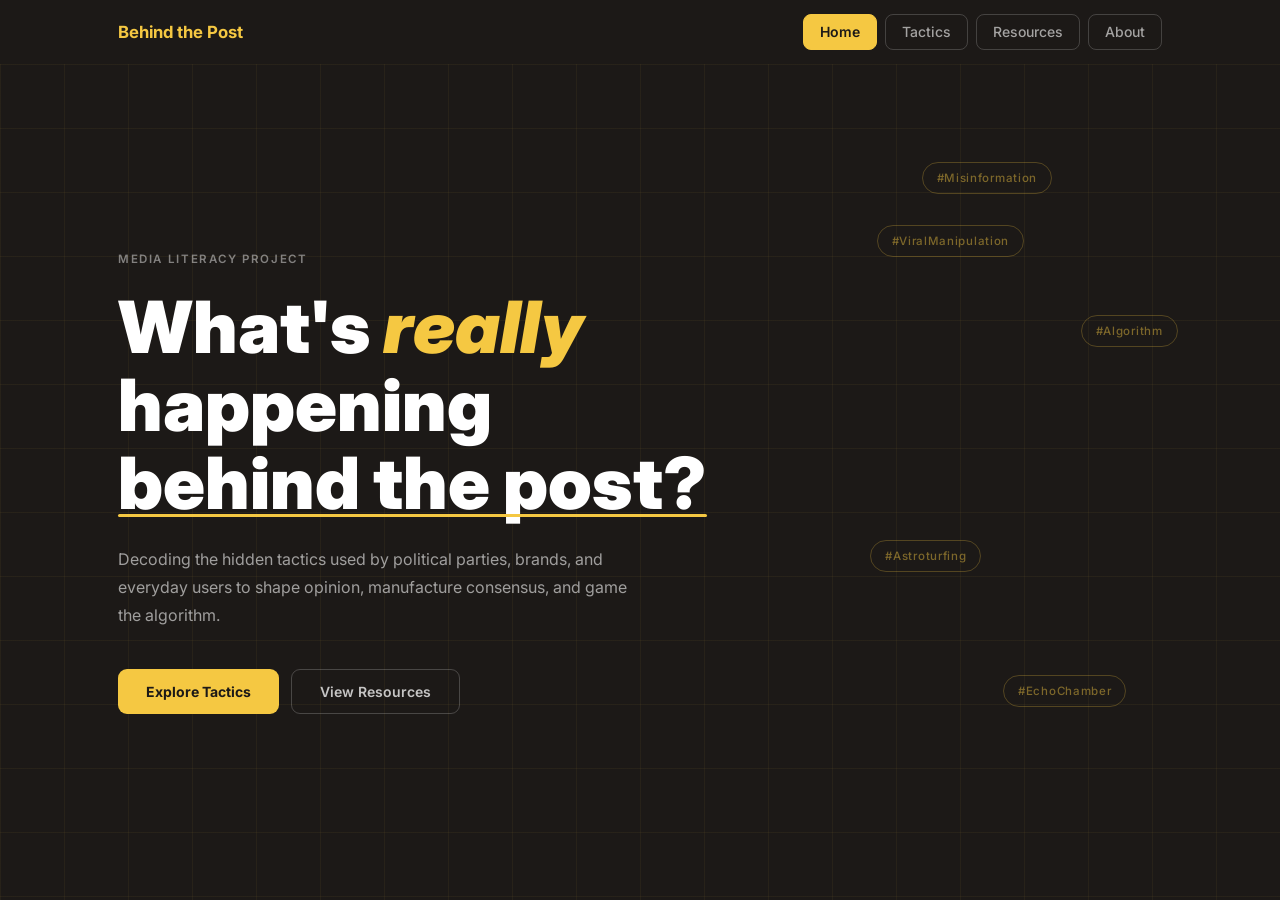
<file: Behind the Post Website/index.html>
<!DOCTYPE html>
<html lang="en">
<head>
  <meta charset="UTF-8" />
  <meta name="viewport" content="width=device-width, initial-scale=1.0" />
  <title>Behind the Post</title>
  <link rel="stylesheet" href="styles.css" />
  <link href="https://fonts.googleapis.com/css2?family=Playfair+Display:ital,wght@0,400;0,700;0,900;1,400&family=DM+Sans:wght@300;400;500&display=swap" rel="stylesheet" />
</head>
<body>

  <!-- NAV -->
  <nav class="nav" id="navbar">
    <div class="nav-inner">
      <a class="nav-logo" href="#" onclick="showPage('home', event)">
    </span> Behind the Post
      </a>
      <ul class="nav-links">
        <li><a href="javascript:void(0)" class="nav-link active" data-page="home" onclick="showPage('home')">Home</a></li>
        <li><a href="javascript:void(0)" class="nav-link" data-page="tactics" onclick="showPage('tactics')">Tactics</a></li>
        <li><a href="javascript:void(0)" class="nav-link" data-page="resources" onclick="showPage('resources')">Resources</a></li>
        <li><a href="javascript:void(0)" class="nav-link" data-page="about" onclick="showPage('about')">About</a></li>
      </ul>
      <button class="hamburger" id="hamburger" onclick="toggleMenu()">
        <span></span><span></span><span></span>
      </button>
    </div>
    <ul class="mobile-menu" id="mobileMenu">
      <li><a href="#" onclick="showPage('home', event); closeMenu()">Home</a></li>
      <li><a href="#" onclick="showPage('tactics', event); closeMenu()">Tactics</a></li>
      <li><a href="#" onclick="showPage('resources', event); closeMenu()">Resources</a></li>
    </ul>
  </nav>

  <!-- HOME PAGE -->
  <main id="page-home" class="page active">

    <section class="hero">
      <div class="hero-bg">
        <div class="grid-lines"></div>
        <div class="floating-tag tag1">#Misinformation</div>
        <div class="floating-tag tag2">#Algorithm</div>
        <div class="floating-tag tag3">#Astroturfing</div>
        <div class="floating-tag tag4">#EchoChamber</div>
        <div class="floating-tag tag5">#ViralManipulation</div>
      </div>
      <div class="hero-content">
        <div class="eyebrow">Media Literacy Project</div>
        <h1 class="hero-title">
          What's <em>really</em><br />happening
          <span class="underline-accent">behind the post?</span>
        </h1>
        <p class="hero-sub">
          Decoding the hidden tactics used by political parties, brands, and everyday
          users to shape opinion, manufacture consensus, and game the algorithm.
        </p>
        <div class="hero-cta">
          <button class="btn-primary" onclick="showPage('tactics')">Explore Tactics</button>
          <button class="btn-ghost" onclick="showPage('resources')">View Resources</button>
        </div>
      </div>
    </section>

  </main>

  <!-- RESOURCES PAGE -->
  <div id="page-resources" class="page">

    <section class="res-hero">
      <div class="container">
        <div class="eyebrow" style="color:rgba(255,255,255,0.45);">Reading List</div>
        <h1 class="res-hero-title">Toolkit &amp; Further Reading</h1>
        <p class="res-hero-sub">
          Books, papers, essays, tools and podcasts on memes, AI imagery, memetic warfare, and the politics of viral media.
        </p>
        <div class="res-filters">
          <button class="res-filter-btn active" onclick="filterResources('all', this)">All</button>
          <button class="res-filter-btn" onclick="filterResources('memes', this)">Memes &amp; Culture</button>
          <button class="res-filter-btn" onclick="filterResources('ai', this)">AI &amp; Imagery</button>
          <button class="res-filter-btn" onclick="filterResources('warfare', this)">Memetic Warfare</button>
          <button class="res-filter-btn" onclick="filterResources('modern-politics', this)">Modern Politics</button>
          <button class="res-filter-btn" onclick="filterResources('tools', this)">Tools</button>
          <button class="res-filter-btn" onclick="filterResources('podcasts', this)">Podcasts</button>
        </div>
      </div>
    </section>

    <section class="res-list-section">
      <div class="container">
        <div class="res-grid" id="resGrid">

          <!-- 1 -->
          <article class="res-card" data-res-category="warfare">
            <div class="res-card-inner">
              <div class="res-meta">
                <span class="res-tag tag-warfare">Memetic Warfare</span>
              </div>
              <h2 class="res-title">The Meme-ification of Warfare </h2>
              <p class="res-author">Samantha Peacock</p>
              <p class="res-desc">Key Quote "Memes function like modern-day propaganda posters they carry strategic, targeted messages intended to manipulate or mislead users. Though often dismissed as harmless jokes, memes frequently contain coded messages and strategic framing beneath the humor. Repeated exposure to such propagandistic memes can distort reality, normalize aggression, and reinforce power imbalances. As a result, previously unacceptable ideas begin to feel commonplace, which reduces critical scrutiny of their meaning and impact."</p>
              <div class="res-footer">
                <span class="res-type">Academic Paper</span>
                <a class="res-link" href="https://moritzlaw.osu.edu/sites/default/files/2026-04/Sam%20Peacock%20Blog.pdf" target="_blank" rel="noopener">Read it →</a>
              </div>
            </div>
          </article>

          <!-- 2 -->
          <article class="res-card" data-res-category="memes">
            <div class="res-card-inner">
              <div class="res-meta">
                <span class="res-tag tag-memes">Memes &amp; Culture</span>
              </div>
              <h2 class="res-title">The Function of Memes in Political Discourse</h2>
              <p class="res-author">Glenn Anderau and Daniel Barbarrusa</p>
              <p class="res-desc">The use of memes has become increasingly widespread in political discourse. However, there is a dearth of philosophical
discussion on memes and their impact on political discourse. This paper addresses this gap in the literature and bridges the
divide between the empirical and philosophical work on memes by offering a functionalist account which allows for a more
in-depth analysis of the role memes play in political discourse.</p>
              <div class="res-footer">
                <span class="res-type">Acedmic Paper</span>
                <a class="res-link" href="https://pmc.ncbi.nlm.nih.gov/articles/PMC11685264/" target="_blank" rel="noopener">Read it →</a>
              </div>
            </div>
          </article>

          <!-- 3 -->
          <article class="res-card" data-res-category="modern-politics">
            <div class="res-card-inner">
              <div class="res-meta">
                <span class="res-tag tag-modern-politics">Modern Politics</span>
                <span class="res-year">2025</span>
              </div>
              <h2 class="res-title">Green party surging as Polanski’s social media strategy woos the young </h2>
              <p class="res-author">Rachael Healy</p>
              <p class="res-desc">Green Party membership has more than doubled, driven in part by its platform messaging on apps like TikTok</p>
              <div class="res-footer">
                <span class="res-type">Article</span>
                <a class="res-link" href="https://observer.co.uk/news/politics/article/green-party-surging-as-polanskis-social-media-strategy-woos-the-young" target="_blank" rel="noopener">Read it →</a>
              </div>
            </div>
          </article>

          <!-- 4 -->
          <article class="res-card" data-res-category="ai">
            <div class="res-card-inner">
              <div class="res-meta">
                <span class="res-tag tag-ai">AI &amp; Imagery</span>
              </div>
              <h2 class="res-title">Memes vs. Machines
Comparison of AI-generated Images vs. Traditional
Memes in Right-Wing Social Media Discourse</h2>
              <p class="res-author">Alex Petruk</p>
              <p class="res-desc">Comparison of AI-generated Images vs. Traditional

Memes in Right-Wing Social Media Discourse</p>
              <div class="res-footer">
                <span class="res-type">Academic Reading</span>
                <a class="res-link" href="https://crossingsjournal.ca/index.php/crossings/article/view/324/119" target="_blank" rel="noopener">Read it →</a>
              </div>
            </div>
          </article>

          <!-- 5 -->
           <article class="res-card" data-res-category="warfare">
            <div class="res-card-inner">
              <div class="res-meta">
                <span class="res-tag tag-warfare">Memetic Warfare</span>
                <span class="res-year">2006</span>
              </div>
              <h2 class="res-title">In Evolutionary Psychology, Memes and the Origin of War, 2006</h2>
              <p class="res-author">Keith Henson</p>
              <p class="res-desc"> This paper combines evolutionary psychology and memetics to explain war as a species-typical behavior rooted in humanity's Stone Age past. Henson argues that population growth leading to resource scarcity what he calls "looming privation" activates an evolved behavioral "switch." This switch increases the spread of xenophobic or warlike memes (cultural ideas, beliefs), which synchronize groups to launch coordinated attacks on neighboring tribes.</p>
              <div class="res-footer">
                <span class="res-type">Academic Reading</span>
                <a class="res-link" href="https://mitpress.mit.edu/9780262525435/memes-in-digital-culture/" target="_blank" rel="noopener">Read it →</a>
              </div>
            </div>
          </article>

          <!-- 6 -->
          <article class="res-card" data-res-category="warfare">
            <div class="res-card-inner">
              <div class="res-meta">
                <span class="res-tag tag-warfare">Memetic Warfare</span>
                 <span class="res-year">2005</span>
              </div>
              <h2 class="res-title">Memetics: A Growth Industry in US Military Operations</h2>
              <p class="res-author">Michael Prosse</p>
              <p class="res-desc">The paper argues that future warfare must be fought in the "ideological spheres" of enemies and the undecided. It advocates for "weaponeering" memes treating cultural ideas as transmittable units as a primary tool to win this metaphysical fight, moving beyond traditional Information Operations (IO) and Psychological Operations (PsyOps)</p>
              <div class="res-footer">
                <span class="res-type">Academic Paper</span>
                <a class="res-link" href="https://apps.dtic.mil/sti/pdfs/ADA507172.pdf" target="_blank" rel="noopener">Read it →</a>
              </div>
            </div>
          </article>

          <!-- 7 -->
          <article class="res-card" data-res-category="ai">
            <div class="res-card-inner">
              <div class="res-meta">
                <span class="res-tag tag-ai">AI &amp; Imagery</span>
                <span class="res-year">2025</span>
              </div>
              <h2 class="res-title">The resonant slop machine: public diplomacy and strategic narratives
in the age of artificial intelligence</h2>
              <p class="res-author">Rhys Crilley1 and Robert A. Saunders</p>
              <p class="res-desc">What does the rise of generative Artificial Intelligence and meme-driven political communication mean for public diplo-
macy and strategic narratives? Using Donald Trump’s AI-generated “King Trump” fighter jet video (posted during the
2025 “No Kings” protests) as a jumping off point, we explore how AI slop and “shitposting” destabilize the communi-
cative foundations of public diplomacy and international order.</p>
              <div class="res-footer">
                <span class="res-type">Academic Paper</span>
                <a class="res-link" href="https://link.springer.com/article/10.1057/s41254-025-00419-z" target="_blank" rel="noopener">Read it</a>
              </div>
            </div>
          </article>

          <!-- 8 -->
          <article class="res-card" data-res-category="modern-politics">
            <div class="res-card-inner">
              <div class="res-meta">
                <span class="res-tag tag-modern-politics">Modern Politics</span>
                <span class="res-year">2016</span>
              </div>
              <h2 class="res-title">Zack Polanski is Britain’s first digital-native party leader</h2>
              <p class="res-author"></p>
              <p class="res-desc">A globe-spanning investigation into 21st-century information warfare, from Russian troll farms to Filipino Facebook armies. Pomerantsev shows how modern disinformation doesn't seek to convince, but to overwhelm: flooding the zone with noise until truth becomes unnavigable.</p>
              <div class="res-footer">
                <span class="res-type">Article</span>
                <a class="res-link" href="https://www.economist.com/britain/2026/04/28/zack-polanski-is-britains-first-digital-native-party-leader" target="_blank" rel="noopener">Read it →</a>
              </div>
            </div>
          </article>

          <!-- 9 -->
          <article class="res-card" data-res-category="memes">
            <div class="res-card-inner">
              <div class="res-meta">
                <span class="res-tag tag-memes">Memes &amp; Culture</span>
                <span class="res-year">2021</span>
              </div>
              <h2 class="res-title">Messy on the inside: internet memes as mapping tools of everyday life</h2>
              <p class="res-author">Sulafa Zidani </p>
              <p class="res-desc">This paper presents the first systematic analysis of memes created by Palestinians in Israel. An analysis of 150 memes reveals how memes are used to reflect on and intervene in Palestinian youths’ navigation of life in mixed cities under prolonged war and colonialism. I analyze these memes at three different levels: global popular culture and politics, in relation to the Israeli State, and Palestinian in-group dynamics.</p>
              <div class="res-footer">
                <span class="res-type">Academic Paper</span>
                <a class="res-link" href="https://www.tandfonline.com/doi/full/10.1080/1369118X.2021.1974519#abstract" target="_blank" rel="noopener">Read it →</a>
              </div>
            </div>
          </article>

          <!-- 10 -->
          <article class="res-card" data-res-category="warfare">
            <div class="res-card-inner">
              <div class="res-meta">
                <span class="res-tag tag-warfare">Memetic Warfare</span>
              </div>
              <h2 class="res-title">It's time to embrace memetic warfare</h2>
              <p class="res-author">Jeff Giesea</p>
              <p class="res-desc">  written by the father of the term "memetic warfare", Jeff Gisea, an american venture capitalist that is considered Peter Thiel's right arm. The text explores how much power of a meme (unit of cultural information), holds within larger political structures and not only describing how to deploy it (with examples of its success) as a gerilla warfare strategy, but urging the world to embrace and economically invest in it.</p>
              <div class="res-footer">
                <span class="res-type">Academic Reading</span>
                <a class="res-link" href="https://stratcomcoe.org/cuploads/pfiles/jeff_gisea.pdf" target="_blank" rel="noopener">Read it →</a>
              </div>
            </div>
          </article>

          <!-- 11 — Google Drive resource -->
          <article class="res-card" data-res-category="modern-politics">
            <div class="res-card-inner">
              <div class="res-meta">
                <span class="res-tag tag-modern-politics">Modern Politics</span>
                <span class="res-year">2024</span>
              </div>
              <h2 class="res-title">Media Manipulation &amp; Disinformation Casebook</h2>
              <p class="res-author">Compiled Resource</p>
              <p class="res-desc">A curated document cataloguing real-world case studies of media manipulation, disinformation campaigns, and coordinated inauthentic behaviour.</p>
              <div class="res-footer">
                <span class="res-type">Document</span>
                <a class="res-link" href="https://drive.google.com/file/d/1NuSQcqgZkj4sToU3EfeFmq1jPC36hU58/view" target="_blank" rel="noopener">Read it →</a>
              </div>
            </div>
          </article>

          <!-- 12 — Democracy for Sale -->
          <article class="res-card" data-res-category="modern-politics">
            <div class="res-card-inner">
              <div class="res-meta">
                <span class="res-tag tag-modern-politics">Modern Politics</span>
                <span class="res-year">2025</span>
              </div>
              <h2 class="res-title">Britain's Far Right is Going Mainstream</h2>
              <p class="res-author">Peter Geoghegan · Democracy for Sale</p>
              <p class="res-desc">Harry Shukman went undercover inside Britain's far right. His findings document how extremist networks that once existed on the fringes are now shaping mainstream political discourse and how their tactics, funding, and messaging have evolved to evade scrutiny.</p>
              <div class="res-footer">
                <span class="res-type">Investigative Journalism</span>
                <a class="res-link" href="https://democracyforsale.substack.com/p/britains-far-right-is-going-mainstream" target="_blank" rel="noopener">Read it →</a>
              </div>
            </div>
          </article>

          <!-- 13 — 404 Media AI Slop -->
          <article class="res-card" data-res-category="modern-politics">
            <div class="res-card-inner">
              <div class="res-meta">
                <span class="res-tag tag-modern-politics">Modern Politics</span>
                <span class="res-year">2025</span>
              </div>
              <h2 class="res-title">AI Slop Is a Brute Force Attack on the Algorithms That Control Reality</h2>
              <p class="res-author">Jason Koebler · 404 Media</p>
              <p class="res-desc">Generative AI spammers are flooding the internet with low-quality content at industrial scale and it is working. This piece examines how AI-generated slop is being used to game recommendation algorithms, pollute search results, and reshape what feels real online.</p>
              <div class="res-footer">
                <span class="res-type">Article</span>
                <a class="res-link" href="https://www.404media.co/ai-slop-is-a-brute-force-attack-on-the-algorithms-that-control-reality/" target="_blank" rel="noopener">Read it →</a>
              </div>
            </div>
          </article>

          <!-- 14 — Bureau Investigates: Islamophobic AI slop -->
          <article class="res-card" data-res-category="modern-politics">
            <div class="res-card-inner">
              <div class="res-meta">
                <span class="res-tag tag-modern-politics">Modern Politics</span>
                <span class="res-year">2026</span>
              </div>
              <h2 class="res-title">The Devout Muslim Making a Living from Islamophobic AI Slop</h2>
              <p class="res-author">The Bureau of Investigative Journalism</p>
              <p class="res-desc">A creator in Pakistan is earning money producing viral AI-generated videos designed to stir up anti-Muslim hatred in the UK this is a troubling case study in how global content farms exploit algorithmic reach to radicalise audiences thousands of miles away.</p>
              <div class="res-footer">
                <span class="res-type">Investigative Journalism</span>
                <a class="res-link" href="https://www.thebureauinvestigates.com/stories/2026-05-05/a-devout-muslim-in-pakistan-is-making-a-living-from-islamophobic-ai-slop" target="_blank" rel="noopener">Read it →</a>
              </div>
            </div>
          </article>

          <!-- 15 — Bureau Investigates: Danny Bones -->
          <article class="res-card" data-res-category="modern-politics">
            <div class="res-card-inner">
              <div class="res-meta">
                <span class="res-tag tag-modern-politics">Modern Politics</span>
                <span class="res-year">2026</span>
              </div>
              <h2 class="res-title">Danny Bones: The AI Rapper Funded by a Far-Right Party</h2>
              <p class="res-author">The Bureau of Investigative Journalism</p>
              <p class="res-desc">Danny Bones is a white-nationalist musician, activist and social media personality, who isn't real. This investigation exposes how Advance UK hired the mystery collective behind the AI-generated persona to produce far-right propaganda dressed as authentic street culture.</p>
              <div class="res-footer">
                <span class="res-type">Investigative Journalism</span>
                <a class="res-link" href="https://www.thebureauinvestigates.com/stories/2026-03-12/danny-bones-meet-the-ai-rapper-funded-by-a-far-right-party" target="_blank" rel="noopener">Read it →</a>
              </div>
            </div>
          </article>

          <!-- 16 — Guardian: AI schoolgirl meme -->
          <article class="res-card" data-res-category="modern-politics">
            <div class="res-card-inner">
              <div class="res-meta">
                <span class="res-tag tag-modern-politics">Modern Politics</span>
                <span class="res-year">2026</span>
              </div>
              <h2 class="res-title">AI-Generated British Schoolgirl Becomes Far-Right Social Media Meme</h2>
              <p class="res-author">The Guardian</p>
              <p class="res-desc">An AI-generated image of a young British schoolgirl was weaponised as a far-right meme, spreading rapidly across social media platforms. The case illustrates how synthetic imagery is increasingly used to fabricate emotional flashpoints and manufacture outrage around immigration and national identity.</p>
              <div class="res-footer">
                <span class="res-type">Article</span>
                <a class="res-link" href="https://www.theguardian.com/politics/2026/jan/25/ai-generated-british-schoolgirl-becomes-far-right-social-media-meme" target="_blank" rel="noopener">Read it →</a>
              </div>
            </div>
          </article>

          <!-- 17 — archive.ph tool -->
          <article class="res-card" data-res-category="tools">
            <div class="res-card-inner">
              <div class="res-meta">
                <span class="res-tag" style="background:#f0fdf4; color:#166534;">Tool</span>
              </div>
              <h2 class="res-title">Archive.ph</h2>
              <p class="res-author">archive.ph</p>
              <p class="res-desc">Archive.today is a time capsule for web pages. It takes a 'snapshot' of a webpage that will always be online even if the original disapears</p>
              <div class="res-footer">
                <span class="res-type">Free Tool</span>
                <a class="res-link" href="https://archive.ph/" target="_blank" rel="noopener">Use it →</a>
              </div>
            </div>
          </article>

          <!-- 18 — Bellingcat podcast -->
          <article class="res-card" data-res-category="podcasts">
            <div class="res-card-inner">
              <div class="res-meta">
                <span class="res-tag" style="background:#fdf4ff; color:#7e22ce;">Podcast</span>
              </div>
              <h2 class="res-title">Stage Talks with Bellingcat</h2>
              <p class="res-author">Bellingcat</p>
              <p class="res-desc">Bellingcat hosts live discussions with leading voices in open-source research and investigations, recorded with a community audience. Covers geopolitical events, disinformation, verification techniques, and the evolving landscape of online extremism </p>
              <div class="res-footer">
                <span class="res-type">Podcast</span>
                <a class="res-link" href="https://rss.com/podcasts/bellingcatstagetalk/" target="_blank" rel="noopener">Listen →</a>
              </div>
            </div>
          </article>

          <!-- 19 — 404 Media podcast -->
          <article class="res-card" data-res-category="podcasts">
            <div class="res-card-inner">
              <div class="res-meta">
                <span class="res-tag" style="background:#fdf4ff; color:#7e22ce;">Podcast</span>
              </div>
              <h2 class="res-title">The 404 Media Podcast</h2>
              <p class="res-author">404 Media</p>
              <p class="res-desc">The team behind 404 Media, discuss their week's reporting on AI, surveillance, platform politics, and the internet's underbelly.</p>
              <div class="res-footer">
                <span class="res-type">Podcast</span>
                <a class="res-link" href="https://www.404media.co/the-404-media-podcast/" target="_blank" rel="noopener">Listen →</a>
              </div>
            </div>
          </article>

        </div><!-- /res-grid -->
      </div>
    </section>

  </div>

  <!-- ABOUT PAGE -->
  <div id="page-about" class="page">
    <section style="background:#1c1917; padding: calc(var(--nav-h) + 80px) 0 80px;">
      <div class="container" style="max-width: 720px;">
        <p style="font-size:0.72rem; font-weight:600; letter-spacing:0.14em; text-transform:uppercase; color:rgba(255,255,255,0.45); margin-bottom:20px;">About</p>
        <h1 style="font-size:clamp(2rem,5vw,3.2rem); font-weight:900; color:#ffffff; line-height:1.1; margin-bottom:56px;">Why this <em style="font-style:italic; color:var(--yellow);">exists</em></h1>

        <p style="font-size:1.05rem; line-height:1.85; color:rgba(255,255,255,0.72); margin-bottom:32px;">
          Social media acts as a host to an unprecedented rate of decontextualised images where the lines between fact and fiction are distorted, often underscored by motivations to push messages into the public consciousness in a targeted way.
        </p>

        <p style="font-size:1.05rem; line-height:1.85; color:rgba(255,255,255,0.72); margin-bottom:32px;">
          Born out of an urgent concern for how technology intersects with an increasingly dangerous and polarising sociopolitical climate, this taxonomy to read audiovisual content on social media sites has intentions of restoring the public's power through improving political literacy.
        </p>

        <p style="font-size:1.05rem; line-height:1.85; color:rgba(255,255,255,0.72);">
          Due to the rapidly evolving nature of social media platforms and crosscultural technologies we emphasise this to be an ongoing pursuit of awareness of the new languages driving both mundane, insidious propaganda as well as overt extremism — so we hope that these image analyses and external resources empower the viewer to read further into the potent narratives constructed within a mindless scroll, to inform how we all act in the real world.
        </p>
      </div>
    </section>
  </div>

  <script src="script.js"></script>
</body>
</html>
</file>
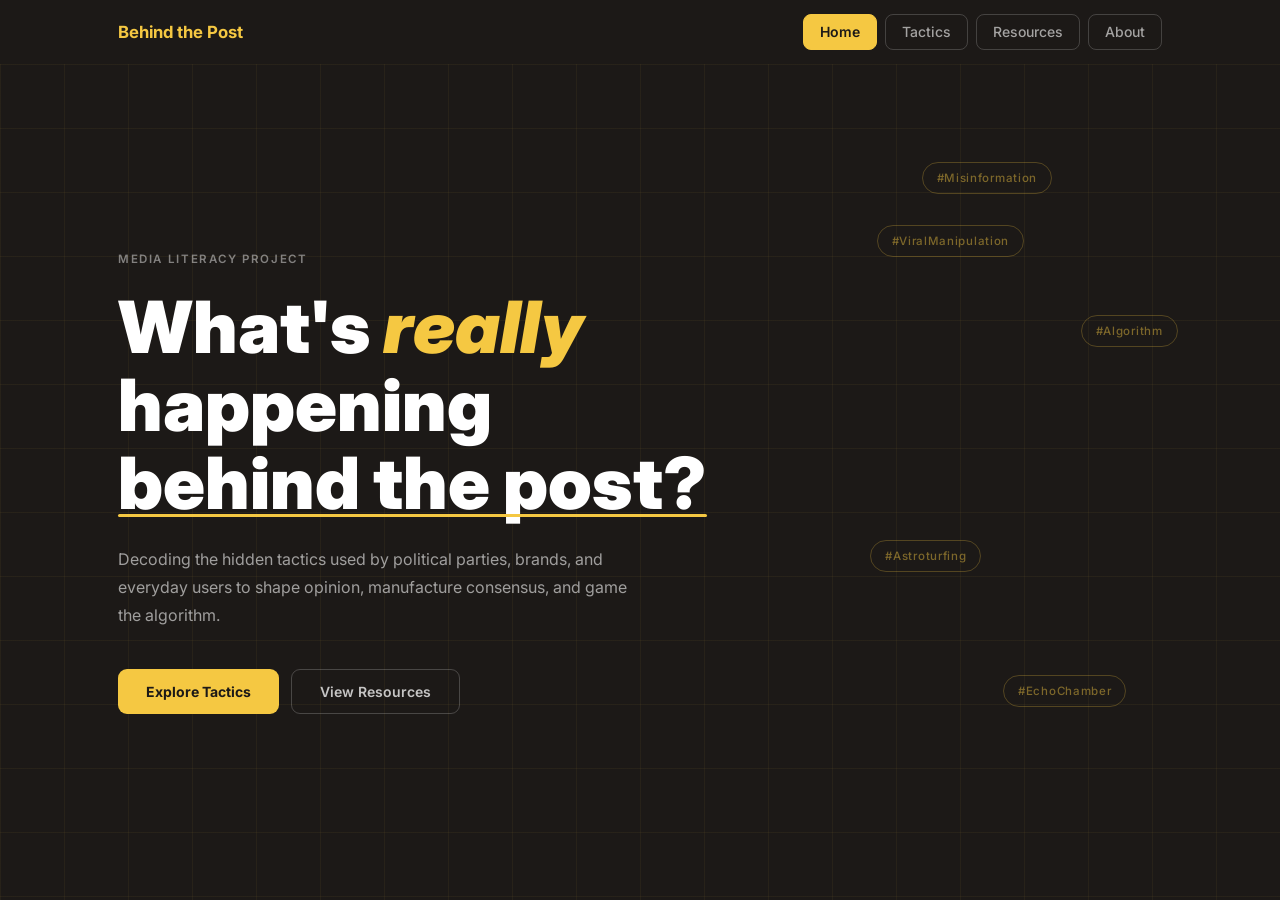
<file: homepage/index.html>
<!DOCTYPE html>
<html lang="en">
<head>
  <meta charset="UTF-8" />
  <meta name="viewport" content="width=device-width, initial-scale=1.0" />
  <title>Behind the Post</title>
  <link rel="stylesheet" href="home.css" />
  <link href="https://fonts.googleapis.com/css2?family=Playfair+Display:ital,wght@0,400;0,700;0,900;1,400&family=DM+Sans:wght@300;400;500&display=swap" rel="stylesheet" />
</head>
<body>

  <!-- NAV -->
  <nav class="nav" id="navbar">
    <div class="nav-inner">
      <a class="nav-logo" href="#" onclick="showPage('home')">
        Behind the Post
      </a>

      <ul class="nav-links">
        <li><a href="javascript:void(0)" class="nav-link active" data-page="home" onclick="showPage('home')">Home</a></li>
        <li><a href="../tactics-searchpage/tactics.html" class="nav-link">Tactics</a></li>
        <li><a href="javascript:void(0)" class="nav-link" data-page="resources" onclick="showPage('resources')">Resources</a></li>
        <li><a href="javascript:void(0)" class="nav-link" data-page="about" onclick="showPage('about')">About</a></li>
      </ul>

      <button class="hamburger" id="hamburger" onclick="toggleMenu()">
        <span></span><span></span><span></span>
      </button>
    </div>

    <ul class="mobile-menu" id="mobileMenu">
      <li><a href="#" onclick="showPage('home'); closeMenu()">Home</a></li>
      <li><a href="../tactics-searchpage/tactics.html">Tactics</a></li>
      <li><a href="#" onclick="showPage('resources'); closeMenu()">Resources</a></li>
      <li><a href="#" onclick="showPage('about'); closeMenu()">About</a></li>
    </ul>
  </nav>

  <!-- HOME PAGE -->
  <main id="page-home" class="page active">

    <section class="hero">
      <div class="hero-bg">
        <div class="grid-lines"></div>
        <div class="floating-tag tag1">#Misinformation</div>
        <div class="floating-tag tag2">#Algorithm</div>
        <div class="floating-tag tag3">#Astroturfing</div>
        <div class="floating-tag tag4">#EchoChamber</div>
        <div class="floating-tag tag5">#ViralManipulation</div>
      </div>

      <div class="hero-content">
        <div class="eyebrow">Media Literacy Project</div>
        <h1 class="hero-title">
          What's <em>really</em><br />happening
          <span class="underline-accent">behind the post?</span>
        </h1>

        <p class="hero-sub">
          Decoding the hidden tactics used by political parties, brands, and everyday
          users to shape opinion, manufacture consensus, and game the algorithm.
        </p>

        <div class="hero-cta">
          <button class="btn-primary" onclick="window.location.href='../tactics-searchpage/tactics.html'">
            Explore Tactics
          </button>
          <button class="btn-ghost" onclick="showPage('resources')">View Resources</button>
        </div>
      </div>
    </section>

  </main>

  <!-- RESOURCES PAGE -->
  <div id="page-resources" class="page">

    <section class="res-hero">
      <div class="container">
        <div class="eyebrow" style="color:rgba(255,255,255,0.45);">Reading List</div>
        <h1 class="res-hero-title">Toolkit &amp; Further Reading</h1>
        <p class="res-hero-sub">
          Books, papers, essays, tools and podcasts on memes, AI imagery, memetic warfare, and the politics of viral media.
        </p>

        <div class="res-filters">
          <button class="res-filter-btn active" onclick="filterResources('all', this)">All</button>
          <button class="res-filter-btn" onclick="filterResources('memes', this)">Memes &amp; Culture</button>
          <button class="res-filter-btn" onclick="filterResources('ai', this)">AI &amp; Imagery</button>
          <button class="res-filter-btn" onclick="filterResources('warfare', this)">Memetic Warfare</button>
          <button class="res-filter-btn" onclick="filterResources('modern-politics', this)">Modern Politics</button>
          <button class="res-filter-btn" onclick="filterResources('tools', this)">Tools</button>
          <button class="res-filter-btn" onclick="filterResources('podcasts', this)">Podcasts</button>
        </div>
      </div>
    </section>

    <section class="res-list-section">
      <div class="container">
        <div class="res-grid" id="resGrid">

          <article class="res-card" data-res-category="warfare">
            <div class="res-card-inner">
              <div class="res-meta">
                <span class="res-tag tag-warfare">Memetic Warfare</span>
              </div>
              <h2 class="res-title">The Meme-ification of Warfare</h2>
              <p class="res-author">Samantha Peacock</p>
              <p class="res-desc">Memes function like modern-day propaganda posters. They carry strategic, targeted messages intended to manipulate or mislead users.</p>
              <div class="res-footer">
                <span class="res-type">Academic Paper</span>
                <a class="res-link" href="https://moritzlaw.osu.edu/sites/default/files/2026-04/Sam%20Peacock%20Blog.pdf" target="_blank" rel="noopener">Read it →</a>
              </div>
            </div>
          </article>

          <article class="res-card" data-res-category="memes">
            <div class="res-card-inner">
              <div class="res-meta">
                <span class="res-tag tag-memes">Memes &amp; Culture</span>
              </div>
              <h2 class="res-title">The Function of Memes in Political Discourse</h2>
              <p class="res-author">Glenn Anderau and Daniel Barbarrusa</p>
              <p class="res-desc">A paper exploring how memes operate within political discourse and how their form shapes interpretation, participation and meaning.</p>
              <div class="res-footer">
                <span class="res-type">Academic Paper</span>
                <a class="res-link" href="https://pmc.ncbi.nlm.nih.gov/articles/PMC11685264/" target="_blank" rel="noopener">Read it →</a>
              </div>
            </div>
          </article>

          <article class="res-card" data-res-category="modern-politics">
            <div class="res-card-inner">
              <div class="res-meta">
                <span class="res-tag tag-modern-politics">Modern Politics</span>
                <span class="res-year">2025</span>
              </div>
              <h2 class="res-title">Green Party surging as Polanski’s social media strategy woos the young</h2>
              <p class="res-author">Rachael Healy</p>
              <p class="res-desc">Green Party membership has more than doubled, driven in part by its platform messaging on apps like TikTok.</p>
              <div class="res-footer">
                <span class="res-type">Article</span>
                <a class="res-link" href="https://observer.co.uk/news/politics/article/green-party-surging-as-polanskis-social-media-strategy-woos-the-young" target="_blank" rel="noopener">Read it →</a>
              </div>
            </div>
          </article>

          <article class="res-card" data-res-category="ai">
            <div class="res-card-inner">
              <div class="res-meta">
                <span class="res-tag tag-ai">AI &amp; Imagery</span>
              </div>
              <h2 class="res-title">Memes vs. Machines</h2>
              <p class="res-author">Alex Petruk</p>
              <p class="res-desc">A comparison of AI-generated images and traditional memes in right-wing social media discourse.</p>
              <div class="res-footer">
                <span class="res-type">Academic Reading</span>
                <a class="res-link" href="https://crossingsjournal.ca/index.php/crossings/article/view/324/119" target="_blank" rel="noopener">Read it →</a>
              </div>
            </div>
          </article>

          <article class="res-card" data-res-category="warfare">
            <div class="res-card-inner">
              <div class="res-meta">
                <span class="res-tag tag-warfare">Memetic Warfare</span>
                <span class="res-year">2006</span>
              </div>
              <h2 class="res-title">In Evolutionary Psychology, Memes and the Origin of War</h2>
              <p class="res-author">Keith Henson</p>
              <p class="res-desc">A paper combining evolutionary psychology and memetics to explain war, scarcity and the spread of xenophobic or warlike memes.</p>
              <div class="res-footer">
                <span class="res-type">Academic Reading</span>
                <a class="res-link" href="https://mitpress.mit.edu/9780262525435/memes-in-digital-culture/" target="_blank" rel="noopener">Read it →</a>
              </div>
            </div>
          </article>

          <article class="res-card" data-res-category="warfare">
            <div class="res-card-inner">
              <div class="res-meta">
                <span class="res-tag tag-warfare">Memetic Warfare</span>
                <span class="res-year">2005</span>
              </div>
              <h2 class="res-title">Memetics: A Growth Industry in US Military Operations</h2>
              <p class="res-author">Michael Prosse</p>
              <p class="res-desc">A paper arguing that future warfare must be fought in ideological spheres, treating cultural ideas as transmittable units.</p>
              <div class="res-footer">
                <span class="res-type">Academic Paper</span>
                <a class="res-link" href="https://apps.dtic.mil/sti/pdfs/ADA507172.pdf" target="_blank" rel="noopener">Read it →</a>
              </div>
            </div>
          </article>

          <article class="res-card" data-res-category="ai">
            <div class="res-card-inner">
              <div class="res-meta">
                <span class="res-tag tag-ai">AI &amp; Imagery</span>
                <span class="res-year">2025</span>
              </div>
              <h2 class="res-title">The Resonant Slop Machine</h2>
              <p class="res-author">Rhys Crilley and Robert A. Saunders</p>
              <p class="res-desc">Explores generative AI, meme-driven political communication, public diplomacy and strategic narratives.</p>
              <div class="res-footer">
                <span class="res-type">Academic Paper</span>
                <a class="res-link" href="https://link.springer.com/article/10.1057/s41254-025-00419-z" target="_blank" rel="noopener">Read it →</a>
              </div>
            </div>
          </article>

          <article class="res-card" data-res-category="modern-politics">
            <div class="res-card-inner">
              <div class="res-meta">
                <span class="res-tag tag-modern-politics">Modern Politics</span>
                <span class="res-year">2026</span>
              </div>
              <h2 class="res-title">Zack Polanski is Britain’s first digital-native party leader</h2>
              <p class="res-author">The Economist</p>
              <p class="res-desc">An article on digital-native political leadership and the role of platform-facing communication strategies.</p>
              <div class="res-footer">
                <span class="res-type">Article</span>
                <a class="res-link" href="https://www.economist.com/britain/2026/04/28/zack-polanski-is-britains-first-digital-native-party-leader" target="_blank" rel="noopener">Read it →</a>
              </div>
            </div>
          </article>

          <article class="res-card" data-res-category="memes">
            <div class="res-card-inner">
              <div class="res-meta">
                <span class="res-tag tag-memes">Memes &amp; Culture</span>
                <span class="res-year">2021</span>
              </div>
              <h2 class="res-title">Messy on the inside: internet memes as mapping tools of everyday life</h2>
              <p class="res-author">Sulafa Zidani</p>
              <p class="res-desc">A systematic analysis of memes as tools for reflecting on everyday life, politics, culture and in-group dynamics.</p>
              <div class="res-footer">
                <span class="res-type">Academic Paper</span>
                <a class="res-link" href="https://www.tandfonline.com/doi/full/10.1080/1369118X.2021.1974519#abstract" target="_blank" rel="noopener">Read it →</a>
              </div>
            </div>
          </article>

          <article class="res-card" data-res-category="warfare">
            <div class="res-card-inner">
              <div class="res-meta">
                <span class="res-tag tag-warfare">Memetic Warfare</span>
              </div>
              <h2 class="res-title">It’s Time to Embrace Memetic Warfare</h2>
              <p class="res-author">Jeff Giesea</p>
              <p class="res-desc">A text arguing for memes as a form of political and cultural warfare.</p>
              <div class="res-footer">
                <span class="res-type">Academic Reading</span>
                <a class="res-link" href="https://stratcomcoe.org/cuploads/pfiles/jeff_gisea.pdf" target="_blank" rel="noopener">Read it →</a>
              </div>
            </div>
          </article>

          <article class="res-card" data-res-category="modern-politics">
            <div class="res-card-inner">
              <div class="res-meta">
                <span class="res-tag tag-modern-politics">Modern Politics</span>
                <span class="res-year">2024</span>
              </div>
              <h2 class="res-title">Media Manipulation &amp; Disinformation Casebook</h2>
              <p class="res-author">Compiled Resource</p>
              <p class="res-desc">A curated document cataloguing case studies of media manipulation, disinformation campaigns and coordinated inauthentic behaviour.</p>
              <div class="res-footer">
                <span class="res-type">Document</span>
                <a class="res-link" href="https://drive.google.com/file/d/1NuSQcqgZkj4sToU3EfeFmq1jPC36hU58/view" target="_blank" rel="noopener">Read it →</a>
              </div>
            </div>
          </article>

          <article class="res-card" data-res-category="modern-politics">
            <div class="res-card-inner">
              <div class="res-meta">
                <span class="res-tag tag-modern-politics">Modern Politics</span>
                <span class="res-year">2025</span>
              </div>
              <h2 class="res-title">Britain's Far Right is Going Mainstream</h2>
              <p class="res-author">Peter Geoghegan · Democracy for Sale</p>
              <p class="res-desc">An investigation into how far-right networks are shaping mainstream political discourse.</p>
              <div class="res-footer">
                <span class="res-type">Investigative Journalism</span>
                <a class="res-link" href="https://democracyforsale.substack.com/p/britains-far-right-is-going-mainstream" target="_blank" rel="noopener">Read it →</a>
              </div>
            </div>
          </article>

          <article class="res-card" data-res-category="modern-politics">
            <div class="res-card-inner">
              <div class="res-meta">
                <span class="res-tag tag-modern-politics">Modern Politics</span>
                <span class="res-year">2025</span>
              </div>
              <h2 class="res-title">AI Slop Is a Brute Force Attack on the Algorithms That Control Reality</h2>
              <p class="res-author">Jason Koebler · 404 Media</p>
              <p class="res-desc">Examines how AI-generated slop is used to game recommendation algorithms and reshape what feels real online.</p>
              <div class="res-footer">
                <span class="res-type">Article</span>
                <a class="res-link" href="https://www.404media.co/ai-slop-is-a-brute-force-attack-on-the-algorithms-that-control-reality/" target="_blank" rel="noopener">Read it →</a>
              </div>
            </div>
          </article>

          <article class="res-card" data-res-category="modern-politics">
            <div class="res-card-inner">
              <div class="res-meta">
                <span class="res-tag tag-modern-politics">Modern Politics</span>
                <span class="res-year">2026</span>
              </div>
              <h2 class="res-title">The Devout Muslim Making a Living from Islamophobic AI Slop</h2>
              <p class="res-author">The Bureau of Investigative Journalism</p>
              <p class="res-desc">A case study in how global content farms exploit algorithmic reach to radicalise audiences.</p>
              <div class="res-footer">
                <span class="res-type">Investigative Journalism</span>
                <a class="res-link" href="https://www.thebureauinvestigates.com/stories/2026-05-05/a-devout-muslim-in-pakistan-is-making-a-living-from-islamophobic-ai-slop" target="_blank" rel="noopener">Read it →</a>
              </div>
            </div>
          </article>

          <article class="res-card" data-res-category="modern-politics">
            <div class="res-card-inner">
              <div class="res-meta">
                <span class="res-tag tag-modern-politics">Modern Politics</span>
                <span class="res-year">2026</span>
              </div>
              <h2 class="res-title">Danny Bones: The AI Rapper Funded by a Far-Right Party</h2>
              <p class="res-author">The Bureau of Investigative Journalism</p>
              <p class="res-desc">An investigation into an AI-generated persona used as far-right propaganda dressed as authentic street culture.</p>
              <div class="res-footer">
                <span class="res-type">Investigative Journalism</span>
                <a class="res-link" href="https://www.thebureauinvestigates.com/stories/2026-03-12/danny-bones-meet-the-ai-rapper-funded-by-a-far-right-party" target="_blank" rel="noopener">Read it →</a>
              </div>
            </div>
          </article>

          <article class="res-card" data-res-category="modern-politics">
            <div class="res-card-inner">
              <div class="res-meta">
                <span class="res-tag tag-modern-politics">Modern Politics</span>
                <span class="res-year">2026</span>
              </div>
              <h2 class="res-title">AI-Generated British Schoolgirl Becomes Far-Right Social Media Meme</h2>
              <p class="res-author">The Guardian</p>
              <p class="res-desc">A case showing how synthetic imagery can fabricate emotional flashpoints around immigration and national identity.</p>
              <div class="res-footer">
                <span class="res-type">Article</span>
                <a class="res-link" href="https://www.theguardian.com/politics/2026/jan/25/ai-generated-british-schoolgirl-becomes-far-right-social-media-meme" target="_blank" rel="noopener">Read it →</a>
              </div>
            </div>
          </article>

          <article class="res-card" data-res-category="tools">
            <div class="res-card-inner">
              <div class="res-meta">
                <span class="res-tag tag-tools">Tool</span>
              </div>
              <h2 class="res-title">Archive.ph</h2>
              <p class="res-author">archive.ph</p>
              <p class="res-desc">A tool for saving snapshots of web pages so they remain accessible even if the original disappears.</p>
              <div class="res-footer">
                <span class="res-type">Free Tool</span>
                <a class="res-link" href="https://archive.ph/" target="_blank" rel="noopener">Use it →</a>
              </div>
            </div>
          </article>

          <article class="res-card" data-res-category="podcasts">
            <div class="res-card-inner">
              <div class="res-meta">
                <span class="res-tag tag-podcasts">Podcast</span>
              </div>
              <h2 class="res-title">Stage Talks with Bellingcat</h2>
              <p class="res-author">Bellingcat</p>
              <p class="res-desc">Live discussions on open-source research, investigations, disinformation and online extremism.</p>
              <div class="res-footer">
                <span class="res-type">Podcast</span>
                <a class="res-link" href="https://rss.com/podcasts/bellingcatstagetalk/" target="_blank" rel="noopener">Listen →</a>
              </div>
            </div>
          </article>

          <article class="res-card" data-res-category="podcasts">
            <div class="res-card-inner">
              <div class="res-meta">
                <span class="res-tag tag-podcasts">Podcast</span>
              </div>
              <h2 class="res-title">The 404 Media Podcast</h2>
              <p class="res-author">404 Media</p>
              <p class="res-desc">A podcast about AI, surveillance, platform politics and the internet’s underbelly.</p>
              <div class="res-footer">
                <span class="res-type">Podcast</span>
                <a class="res-link" href="https://www.404media.co/the-404-media-podcast/" target="_blank" rel="noopener">Listen →</a>
              </div>
            </div>
          </article>

        </div>
      </div>
    </section>

  </div>

  <!-- ABOUT PAGE -->
  <div id="page-about" class="page">
    <section style="background:#1c1917; padding: calc(var(--nav-h) + 80px) 0 80px;">
      <div class="container" style="max-width: 720px;">
        <p style="font-size:0.72rem; font-weight:600; letter-spacing:0.14em; text-transform:uppercase; color:rgba(255,255,255,0.45); margin-bottom:20px;">About</p>

        <h1 style="font-size:clamp(2rem,5vw,3.2rem); font-weight:900; color:#ffffff; line-height:1.1; margin-bottom:56px;">
          Why this <em style="font-style:italic; color:var(--yellow);">exists</em>
        </h1>

        <p style="font-size:1.05rem; line-height:1.85; color:rgba(255,255,255,0.72); margin-bottom:32px;">
          Social media acts as a host to an unprecedented rate of decontextualised images where the lines between fact and fiction are distorted, often underscored by motivations to push messages into the public consciousness in a targeted way.
        </p>

        <p style="font-size:1.05rem; line-height:1.85; color:rgba(255,255,255,0.72); margin-bottom:32px;">
          Born out of an urgent concern for how technology intersects with an increasingly dangerous and polarising sociopolitical climate, this taxonomy to read audiovisual content on social media sites has intentions of restoring the public's power through improving political literacy.
        </p>

        <p style="font-size:1.05rem; line-height:1.85; color:rgba(255,255,255,0.72);">
          Due to the rapidly evolving nature of social media platforms and crosscultural technologies we emphasise this to be an ongoing pursuit of awareness of the new languages driving both mundane, insidious propaganda as well as overt extremism, so we hope that these image analyses and external resources empower the viewer to read further into the potent narratives constructed within a mindless scroll, to inform how we all act in the real world.
        </p>
      </div>
    </section>
  </div>

  <script src="home.js"></script>
</body>
</html>
</file>
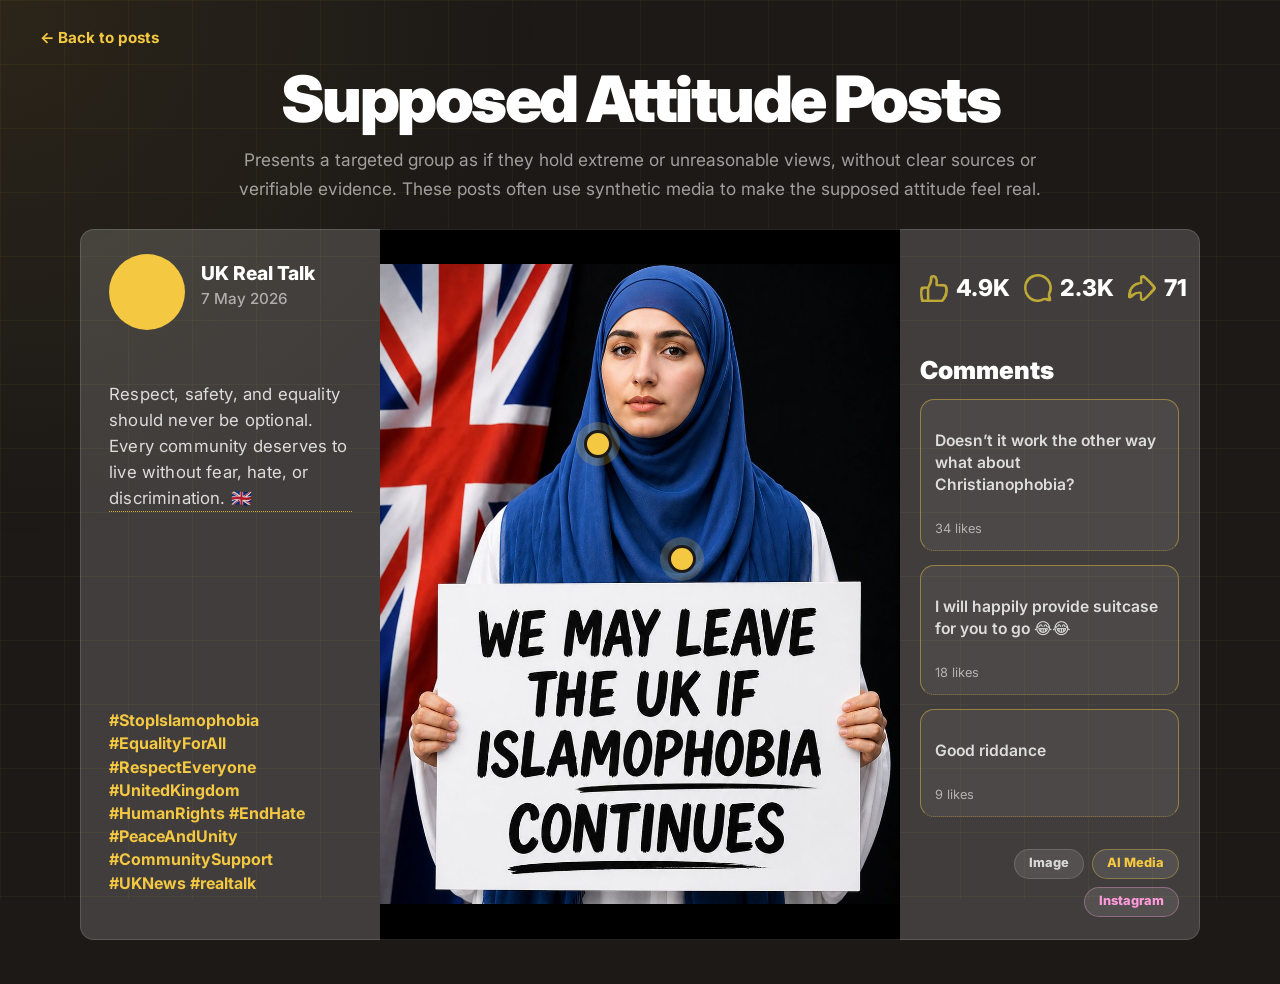
<file: post-analysispage/analysis.html>
<!DOCTYPE html>
<html lang="en">
<head>
  <meta charset="UTF-8" />
  <meta name="viewport" content="width=device-width, initial-scale=1.0" />
  <title>Post Analysis</title>
  <link rel="stylesheet" href="analysis.css" />
</head>

<body>
  <main class="analysis-page">
    <a id="back-to-posts" class="back-link" href="../post-searchpage/posts.html">
      ← Back to posts
    </a>

    <header class="analysis-header">
      <h1 id="tactic-title" class="tactic-title">Tactic title</h1>
      <p id="tactic-description" class="tactic-description">
        Tactic description
      </p>
    </header>

    <section class="analysis-layout">
      <!-- LEFT PANEL -->
      <aside class="left-panel">
        <div class="left-panel-top">
          <div class="profile-dot"></div>

          <div class="account-meta">
            <div id="account-name" class="account-name">Account name</div>
            <div id="post-date" class="post-date">Post date</div>
          </div>
        </div>

        <p id="left-main-text" class="left-main-text"></p>
        <p id="left-hashtags" class="left-hashtags"></p>
      </aside>

      <!-- CENTRE PANEL -->
      <section class="centre-panel">
        <div class="media-wrap">
          <img id="main-post-image" src="" alt="Post image" />

          <video id="main-post-video" controls loop playsinline>
            <source id="main-post-video-source" src="" type="video/quicktime" />
          </video>

          <div id="image-hotspots"></div>
        </div>
      </section>

      <!-- RIGHT PANEL -->
      <aside class="right-panel">
        <div class="right-stats-bar">
          <div class="stat-item">
            <img src="../assets/Interactions/like.png" alt="Likes" />
            <span id="like-value">0</span>
          </div>

          <div class="stat-item">
            <img src="../assets/Interactions/comment.png" alt="Comments" />
            <span id="comment-value">0</span>
          </div>

          <div class="stat-item">
            <img src="../assets/Interactions/share.png" alt="Shares" />
            <span id="share-value">0</span>
          </div>
        </div>

        <h2 class="comments-title">Comments</h2>

        <div class="comment-box">
          <p id="comment-1-text" class="comment-text"></p>
          <span id="comment-1-likes" class="comment-likes"></span>
        </div>

        <div class="comment-box">
          <p id="comment-2-text" class="comment-text"></p>
          <span id="comment-2-likes" class="comment-likes"></span>
        </div>

        <div class="comment-box">
          <p id="comment-3-text" class="comment-text"></p>
          <span id="comment-3-likes" class="comment-likes"></span>
        </div>

        <div id="analysis-tags" class="analysis-tags-bottom"></div>
      </aside>
    </section>
  </main>

  <script src="analysis.js"></script>
</body>
</html>
</file>
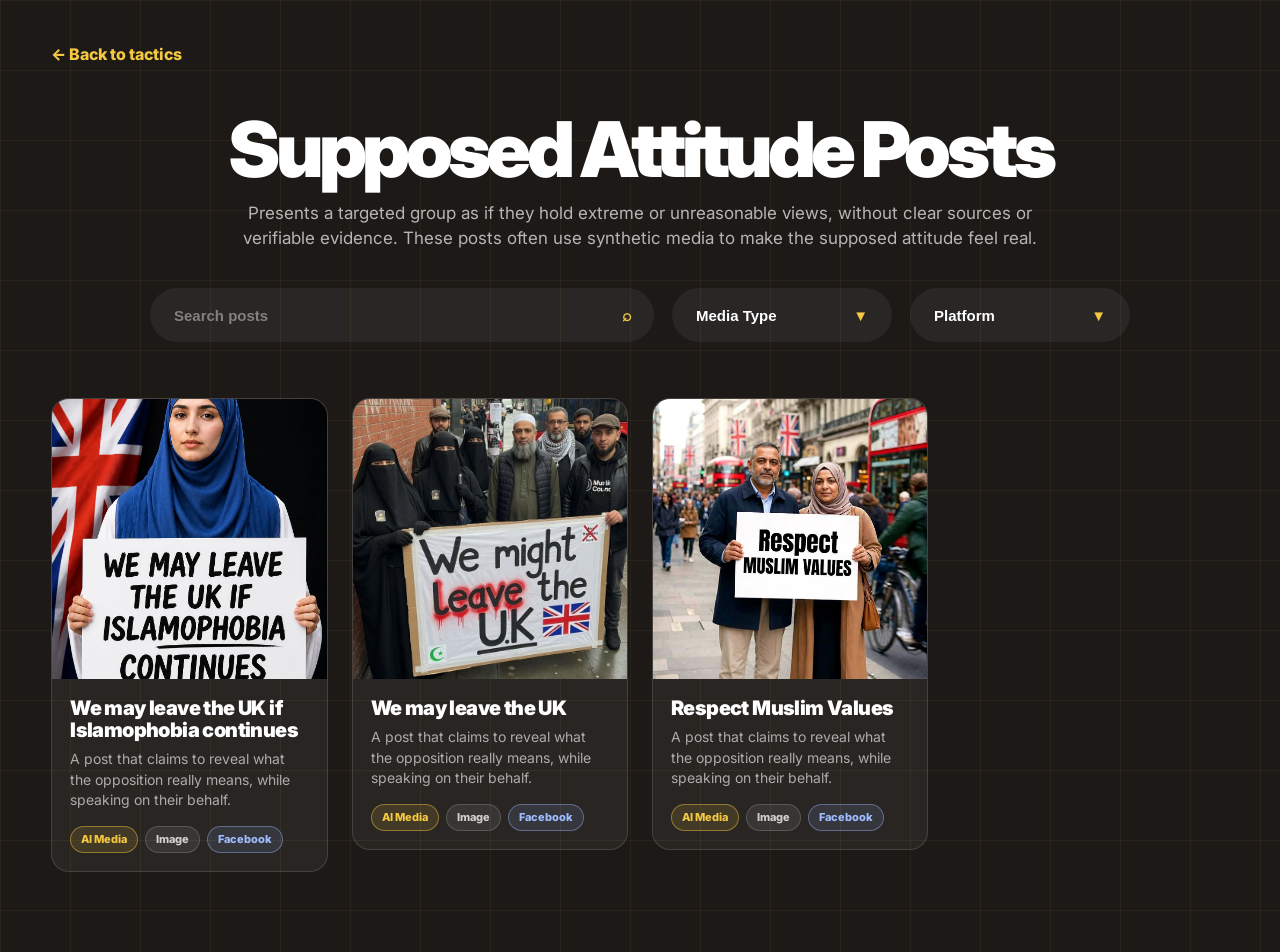
<file: post-searchpage/posts.html>
<!DOCTYPE html>
<html lang="en">
<head>
  <meta charset="UTF-8" />
  <meta name="viewport" content="width=device-width, initial-scale=1.0" />
  <title>Posts</title>

  <link rel="stylesheet" href="posts.css" />
</head>

<body>
  <main class="page-wrapper">

 <a class="back-link" href="javascript:history.back()">← Back to tactics</a>

    <section class="tactic-header">
      <h1 id="tacticTitle">Tactic Title</h1>
      <p id="tacticDescription">Tactic description</p>
    </section>

    <section class="search-filter-section">

      <div class="search-bar">
        <input
          id="postSearchInput"
          type="text"
          placeholder="Search posts"
        />
        <span class="search-icon">⌕</span>
      </div>

      <div class="filter-dropdown">
        <button class="dropdown-button" type="button">
          Media Type <span>▼</span>
        </button>

        <div class="dropdown-menu">
          <label>
            <input type="checkbox" value="ai-media" />
            AI Media
          </label>

          <label>
            <input type="checkbox" value="real-media" />
            Real Media
          </label>

          <label>
            <input type="checkbox" value="image" />
            Image
          </label>

          <label>
            <input type="checkbox" value="video" />
            Video
          </label>
        </div>
      </div>

      <div class="filter-dropdown">
        <button class="dropdown-button" type="button">
          Platform <span>▼</span>
        </button>

        <div class="dropdown-menu">
          <label>
            <input type="checkbox" value="facebook" />
            Facebook
          </label>

          <label>
            <input type="checkbox" value="instagram" />
            Instagram
          </label>

          <label>
            <input type="checkbox" value="tiktok" />
            TikTok
          </label>
        </div>
      </div>

    </section>

    <div id="activeFilters"></div>

    <section id="postGrid"></section>

    <p id="noResults">No posts found.</p>

  </main>

  <script src="posts.js"></script>
</body>
</html>
</file>
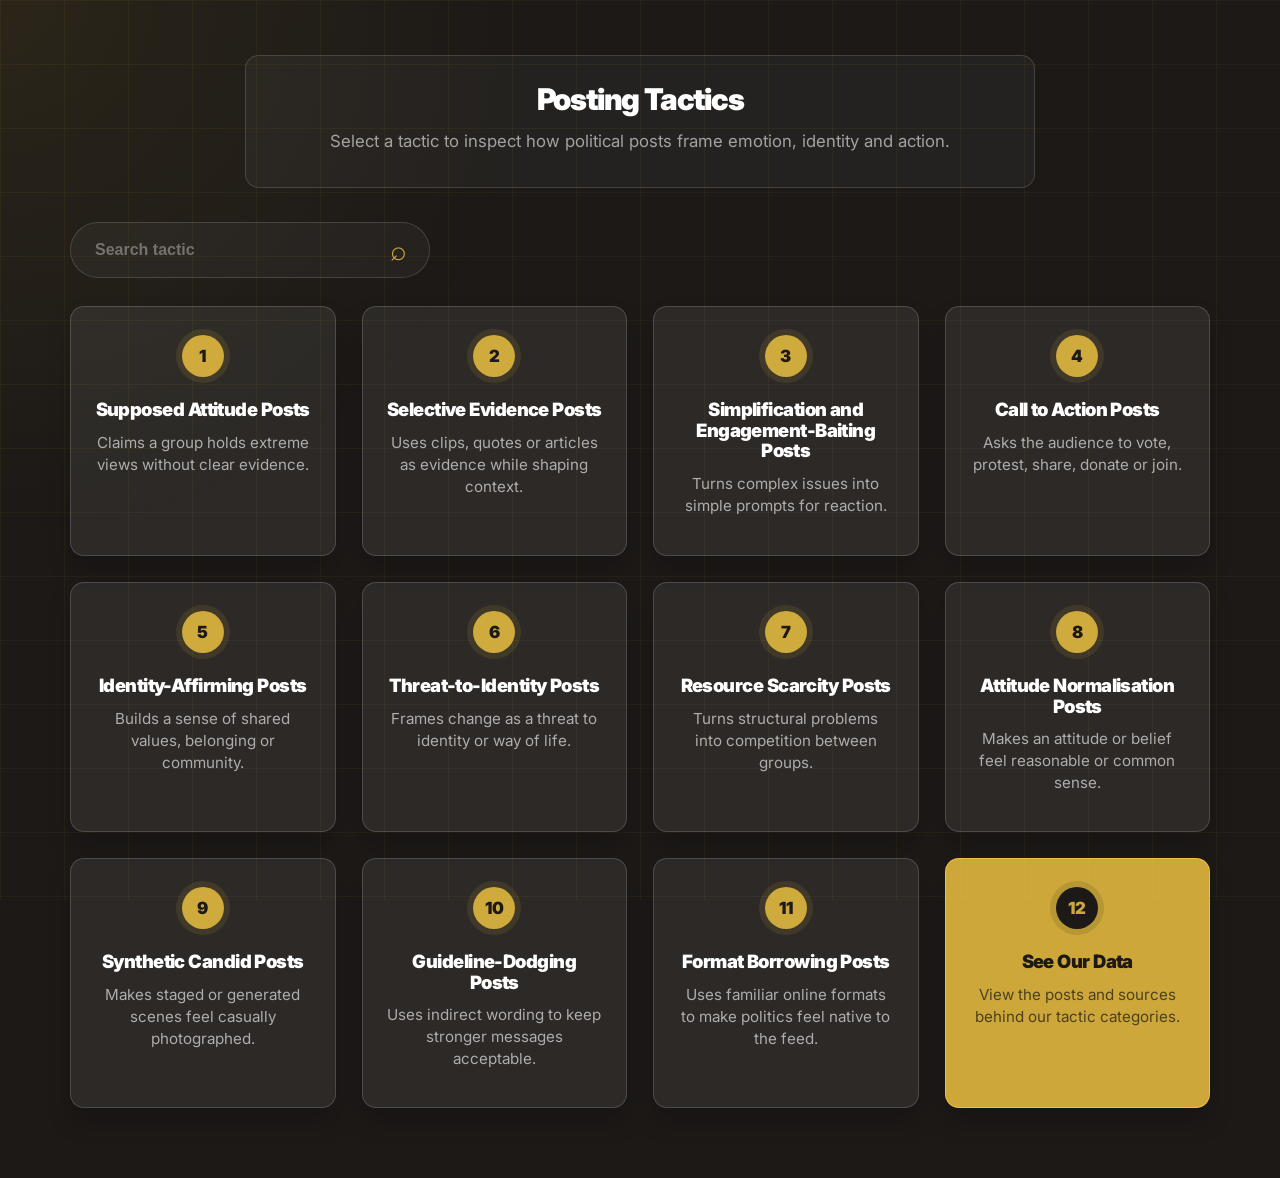
<file: tactics-searchpage/tactics.html>
<!DOCTYPE html>
<html lang="en">

<head>
  <meta charset="UTF-8">
  <meta name="viewport" content="width=device-width, initial-scale=1.0">
  <title>Political Post Analysis Tool</title>

  <link rel="preconnect" href="https://fonts.googleapis.com">
  <link rel="preconnect" href="https://fonts.gstatic.com" crossorigin>
  <link href="https://fonts.googleapis.com/css2?family=Inter:ital,wght@0,400;0,500;0,600;0,700;0,800;0,900;1,700;1,900&display=swap" rel="stylesheet">

  <link rel="stylesheet" href="tactics.css">
</head>

<body>

  <main class="tool-page">

    <section class="tool-header">
      <h1> Posting Tactics</h1>
      <p>Select a tactic to inspect how political posts frame emotion, identity and action.</p>
    </section>

    <section class="tool-controls">
      <div class="search-box">
        <input id="searchInput" type="text" placeholder="Search tactic">
        <span class="search-icon">⌕</span>
      </div>
    </section>

    <section class="tactic-grid" id="tacticGrid"></section>

    <p class="no-results" id="noResults">No tactics match your search.</p>

  </main>

  <script src="tactics.js"></script>
</body>

</html>
</file>
<file: Behind the Post Website/styles.css>
@import url('https://fonts.googleapis.com/css2?family=Inter:ital,wght@0,400;0,500;0,600;0,700;0,900;1,700;1,900&display=swap');

:root {
  --bg:        #f0ede6;
  --surface:   #faf9f6;
  --ink:       #1c1917;
  --muted:     #78716c;
  --border:    #ddd9d2;
  --yellow:    #f5c842;
  --yellow-dk: #c49a10;
  --nav-h:     64px;
  --font:      'Inter', system-ui, sans-serif;
  --radius:    14px;
  --radius-sm: 9px;
}

/* ---- Reset ---- */
*, *::before, *::after { box-sizing: border-box; margin: 0; padding: 0; }
html { scroll-behavior: smooth; }

body {
  font-family: var(--font);
  background: var(--bg);
  color: var(--ink);
  font-size: 16px;
  line-height: 1.6;
  overflow-x: hidden;
}

a { color: inherit; text-decoration: none; }
button { cursor: pointer; border: none; background: none; font-family: var(--font); }
ul { list-style: none; }

.container {
  max-width: 1100px;
  margin: 0 auto;
  padding: 0 28px;
}

/* NAVIGATION */
.nav {
  position: fixed;
  top: 0; left: 0; right: 0;
  z-index: 100;
  background: #1c1917;
  border-bottom: none;
  height: var(--nav-h);
}

.nav-inner {
  max-width: 1100px;
  margin: 0 auto;
  padding: 0 28px;
  height: 100%;
  display: flex;
  align-items: center;
  justify-content: space-between;
}

.nav-logo {
  font-size: 1.05rem;
  font-weight: 700;
  color: var(--yellow);
  display: flex;
  align-items: center;
  gap: 8px;
}

.nav-links {
  display: flex;
  gap: 8px;
}

.nav-link {
  color: rgba(255,255,255,0.6);
  font-size: 0.875rem;
  font-weight: 500;
  padding: 6px 16px;
  height: auto;
  display: flex;
  align-items: center;
  border: 1px solid rgba(255,255,255,0.18);
  border-radius: 8px;
  transition: color 0.2s, border-color 0.2s, background 0.2s;
}

.nav-link:hover {
  color: #ffffff;
  border-color: rgba(255,255,255,0.4);
  background: rgba(255,255,255,0.07);
}

.nav-link.active {
  color: #1c1917;
  background: var(--yellow);
  border-color: var(--yellow);
  font-weight: 600;
}

/* "Behind the Post" featured nav link */
.nav-link--featured {
  color: var(--yellow);
  border-color: rgba(245, 200, 66, 0.4);
  font-weight: 600;
}

.nav-link--featured:hover {
  color: #1c1917;
  background: var(--yellow);
  border-color: var(--yellow);
}

/* Hamburger */
.hamburger {
  display: none;
  flex-direction: column;
  gap: 5px;
  padding: 4px;
}

.hamburger span {
  display: block;
  width: 22px;
  height: 2px;
  background: #ffffff;
  border-radius: 2px;
  transition: 0.3s;
}



/*  HERO */
.hero {
  min-height: 100vh;
  padding-top: var(--nav-h);
  background: #1c1917;
  display: flex;
  align-items: center;
  overflow: hidden;
  position: relative;
}

.hero-bg { position: absolute; inset: 0; pointer-events: none; }

.grid-lines {
  position: absolute;
  inset: 0;
  background-image:
    linear-gradient(rgba(245,200,66,0.05) 1px, transparent 1px),
    linear-gradient(90deg, rgba(245,200,66,0.05) 1px, transparent 1px);
  background-size: 64px 64px;
}

.floating-tag {
  position: absolute;
  font-size: 0.72rem;
  font-weight: 500;
  letter-spacing: 0.06em;
  padding: 6px 14px;
  border: 1px solid rgba(245,200,66,0.25);
  color: rgba(245,200,66,0.45);
  border-radius: 20px;
  animation: floatDrift 8s ease-in-out infinite;
}

.tag1 { top: 18%; left: 72%; animation-delay: 0s; }
.tag2 { top: 35%; right: 8%; animation-delay: 1.5s; }
.tag3 { top: 60%; left: 68%; animation-delay: 3s; }
.tag4 { top: 75%; right: 12%; animation-delay: 0.8s; }
.tag5 { top: 25%; right: 20%; animation-delay: 2.2s; }

@keyframes floatDrift {
  0%, 100% { transform: translateY(0px); opacity: 0.5; }
  50% { transform: translateY(-10px); opacity: 1; }
}

.hero-content {
  position: relative;
  z-index: 2;
  max-width: 680px;
  padding: 80px 28px;
  margin-left: max(28px, calc(50vw - 550px));
}

.eyebrow {
  font-size: 0.72rem;
  font-weight: 600;
  letter-spacing: 0.14em;
  text-transform: uppercase;
  color: rgba(255,255,255,0.45);
  margin-bottom: 20px;
}

.hero-title {
  font-size: clamp(2.6rem, 6vw, 4.5rem);
  font-weight: 900;
  line-height: 1.08;
  color: #ffffff;
  margin-bottom: 24px;
}

.hero-title em {
  font-style: italic;
  color: var(--yellow);
}

.underline-accent {
  display: inline-block;
  position: relative;
}

.underline-accent::after {
  content: '';
  position: absolute;
  bottom: 4px; left: 0; right: 0;
  height: 3px;
  background: var(--yellow);
  border-radius: 2px;
}

.hero-sub {
  color: rgba(255,255,255,0.58);
  font-size: 1rem;
  line-height: 1.75;
  max-width: 520px;
  margin-bottom: 40px;
}

.hero-cta { display: flex; gap: 12px; flex-wrap: wrap; }

.btn-primary {
  background: var(--yellow);
  color: #1c1917;
  padding: 13px 28px;
  font-size: 0.875rem;
  font-weight: 700;
  border-radius: var(--radius-sm);
  transition: background 0.2s, transform 0.15s;
}

.btn-primary:hover {
  background: #f0bb2a;
  transform: translateY(-1px);
}

.btn-ghost {
  background: transparent;
  color: rgba(255,255,255,0.75);
  padding: 13px 28px;
  font-size: 0.875rem;
  font-weight: 600;
  border: 1px solid rgba(255,255,255,0.2);
  border-radius: var(--radius-sm);
  transition: border-color 0.2s, background 0.2s;
}

.btn-ghost:hover {
  border-color: rgba(255,255,255,0.5);
  background: rgba(255,255,255,0.07);
}



/* ---- Page system ---- */
.page { display: none; }
.page.active { display: block; }

/* ---- Resources Hero ---- */
.res-hero {
  background: #1c1917;
  padding: calc(var(--nav-h) + 60px) 0 56px;
  border-bottom: 1px solid rgba(245,200,66,0.12);
}

.res-hero-title {
  font-size: clamp(2rem, 5vw, 3.2rem);
  font-weight: 900;
  color: #ffffff;
  margin-bottom: 16px;
  line-height: 1.1;
}

.res-hero-sub {
  color: rgba(255,255,255,0.5);
  font-size: 1rem;
  max-width: 520px;
  line-height: 1.7;
  margin-bottom: 36px;
}

.res-filters {
  display: flex;
  flex-wrap: wrap;
  gap: 8px;
}

.res-filter-btn {
  font-size: 0.8rem;
  font-weight: 500;
  padding: 6px 16px;
  border-radius: 20px;
  border: 1px solid rgba(255,255,255,0.18);
  color: rgba(255,255,255,0.55);
  background: transparent;
  cursor: pointer;
  transition: all 0.18s;
}

.res-filter-btn:hover {
  border-color: rgba(245,200,66,0.5);
  color: var(--yellow);
}

.res-filter-btn.active {
  background: var(--yellow);
  border-color: var(--yellow);
  color: #1c1917;
  font-weight: 700;
}

/* ---- Resources List ---- */
.res-list-section {
  padding: 60px 0 80px;
  background: var(--bg);
}

.res-grid {
  display: grid;
  grid-template-columns: repeat(auto-fill, minmax(320px, 1fr));
  gap: 24px;
}

.res-card {
  background: var(--surface);
  border: 1px solid var(--border);
  border-radius: var(--radius);
  transition: transform 0.2s, box-shadow 0.2s, border-color 0.2s;
  overflow: hidden;
}

.res-card:hover {
  transform: translateY(-3px);
  border-color: #c9c4bc;
  box-shadow: 0 8px 32px rgba(0,0,0,0.08);
}

.res-card.hidden { display: none; }

.res-card-inner {
  padding: 28px;
  display: flex;
  flex-direction: column;
  height: 100%;
}

.res-meta {
  display: flex;
  align-items: center;
  justify-content: space-between;
  margin-bottom: 16px;
}

.res-tag {
  font-size: 0.68rem;
  font-weight: 700;
  letter-spacing: 0.08em;
  text-transform: uppercase;
  padding: 4px 10px;
  border-radius: 20px;
}

.tag-memes          { background: #fef3c7; color: #92400e; }
.tag-warfare        { background: #fee2e2; color: #991b1b; }
.tag-ai             { background: #ede9fe; color: #5b21b6; }
.tag-theory         { background: #d1fae5; color: #065f46; }
.tag-modern-politics { background: #dbeafe; color: #1e40af; }
.tag-tools          { background: #f0fdf4; color: #166534; }
.tag-podcasts       { background: #fdf4ff; color: #7e22ce; }

.res-year {
  font-size: 0.78rem;
  font-weight: 600;
  color: var(--muted);
}

.res-title {
  font-size: 1.1rem;
  font-weight: 700;
  color: var(--ink);
  margin-bottom: 4px;
  line-height: 1.35;
}

.res-author {
  font-size: 0.82rem;
  font-weight: 500;
  color: var(--muted);
  margin-bottom: 14px;
}

.res-desc {
  font-size: 0.88rem;
  line-height: 1.7;
  color: #4a4540;
  flex: 1;
  margin-bottom: 20px;
}

.res-footer {
  display: flex;
  align-items: center;
  justify-content: space-between;
  padding-top: 16px;
  border-top: 1px solid var(--border);
}

.res-type {
  font-size: 0.78rem;
  color: var(--muted);
  font-weight: 500;
}

.res-link {
  font-size: 0.82rem;
  font-weight: 700;
  color: var(--yellow-dk);
  text-decoration: none;
  transition: color 0.15s;
}

.res-link:hover {
  color: var(--ink);
}

/* Hamburger mobile menu */
.mobile-menu {
  display: none;
  flex-direction: column;
  background: #1c1917;
  padding: 12px 28px 16px;
  gap: 4px;
}

.mobile-menu a {
  color: rgba(255,255,255,0.7);
  font-size: 0.9rem;
  padding: 8px 0;
  display: block;
  border-bottom: 1px solid rgba(255,255,255,0.07);
}

.mobile-menu.open { display: flex; }

@media (max-width: 680px) {
  .nav-links { display: none; }
  .hamburger { display: flex; }
  .res-grid { grid-template-columns: 1fr; }
  .res-hero { padding-top: calc(var(--nav-h) + 36px); }
}
</file>
<file: homepage/home.css>
@import url('https://fonts.googleapis.com/css2?family=Inter:ital,wght@0,400;0,500;0,600;0,700;0,900;1,700;1,900&display=swap');

:root {
  --bg:        #f0ede6;
  --surface:   #faf9f6;
  --ink:       #1c1917;
  --muted:     #78716c;
  --border:    #ddd9d2;
  --yellow:    #f5c842;
  --yellow-dk: #c49a10;
  --nav-h:     64px;
  --font:      'Inter', system-ui, sans-serif;
  --radius:    14px;
  --radius-sm: 9px;
}

/* ---- Reset ---- */
*, *::before, *::after { box-sizing: border-box; margin: 0; padding: 0; }
html { scroll-behavior: smooth; }

body {
  font-family: var(--font);
  background: var(--bg);
  color: var(--ink);
  font-size: 16px;
  line-height: 1.6;
  overflow-x: hidden;
}

a { color: inherit; text-decoration: none; }
button { cursor: pointer; border: none; background: none; font-family: var(--font); }
ul { list-style: none; }

.container {
  max-width: 1100px;
  margin: 0 auto;
  padding: 0 28px;
}

/* NAVIGATION */
.nav {
  position: fixed;
  top: 0; left: 0; right: 0;
  z-index: 100;
  background: #1c1917;
  border-bottom: none;
  height: var(--nav-h);
}

.nav-inner {
  max-width: 1100px;
  margin: 0 auto;
  padding: 0 28px;
  height: 100%;
  display: flex;
  align-items: center;
  justify-content: space-between;
}

.nav-logo {
  font-size: 1.05rem;
  font-weight: 700;
  color: var(--yellow);
  display: flex;
  align-items: center;
  gap: 8px;
}

.nav-links {
  display: flex;
  gap: 8px;
}

.nav-link {
  color: rgba(255,255,255,0.6);
  font-size: 0.875rem;
  font-weight: 500;
  padding: 6px 16px;
  height: auto;
  display: flex;
  align-items: center;
  border: 1px solid rgba(255,255,255,0.18);
  border-radius: 8px;
  transition: color 0.2s, border-color 0.2s, background 0.2s;
}

.nav-link:hover {
  color: #ffffff;
  border-color: rgba(255,255,255,0.4);
  background: rgba(255,255,255,0.07);
}

.nav-link.active {
  color: #1c1917;
  background: var(--yellow);
  border-color: var(--yellow);
  font-weight: 600;
}

/* "Behind the Post" featured nav link */
.nav-link--featured {
  color: var(--yellow);
  border-color: rgba(245, 200, 66, 0.4);
  font-weight: 600;
}

.nav-link--featured:hover {
  color: #1c1917;
  background: var(--yellow);
  border-color: var(--yellow);
}

/* Hamburger */
.hamburger {
  display: none;
  flex-direction: column;
  gap: 5px;
  padding: 4px;
}

.hamburger span {
  display: block;
  width: 22px;
  height: 2px;
  background: #ffffff;
  border-radius: 2px;
  transition: 0.3s;
}



/*  HERO */
.hero {
  min-height: 100vh;
  padding-top: var(--nav-h);
  background: #1c1917;
  display: flex;
  align-items: center;
  overflow: hidden;
  position: relative;
}

.hero-bg { position: absolute; inset: 0; pointer-events: none; }

.grid-lines {
  position: absolute;
  inset: 0;
  background-image:
    linear-gradient(rgba(245,200,66,0.05) 1px, transparent 1px),
    linear-gradient(90deg, rgba(245,200,66,0.05) 1px, transparent 1px);
  background-size: 64px 64px;
}

.floating-tag {
  position: absolute;
  font-size: 0.72rem;
  font-weight: 500;
  letter-spacing: 0.06em;
  padding: 6px 14px;
  border: 1px solid rgba(245,200,66,0.25);
  color: rgba(245,200,66,0.45);
  border-radius: 20px;
  animation: floatDrift 8s ease-in-out infinite;
}

.tag1 { top: 18%; left: 72%; animation-delay: 0s; }
.tag2 { top: 35%; right: 8%; animation-delay: 1.5s; }
.tag3 { top: 60%; left: 68%; animation-delay: 3s; }
.tag4 { top: 75%; right: 12%; animation-delay: 0.8s; }
.tag5 { top: 25%; right: 20%; animation-delay: 2.2s; }

@keyframes floatDrift {
  0%, 100% { transform: translateY(0px); opacity: 0.5; }
  50% { transform: translateY(-10px); opacity: 1; }
}

.hero-content {
  position: relative;
  z-index: 2;
  max-width: 680px;
  padding: 80px 28px;
  margin-left: max(28px, calc(50vw - 550px));
}

.eyebrow {
  font-size: 0.72rem;
  font-weight: 600;
  letter-spacing: 0.14em;
  text-transform: uppercase;
  color: rgba(255,255,255,0.45);
  margin-bottom: 20px;
}

.hero-title {
  font-size: clamp(2.6rem, 6vw, 4.5rem);
  font-weight: 900;
  line-height: 1.08;
  color: #ffffff;
  margin-bottom: 24px;
}

.hero-title em {
  font-style: italic;
  color: var(--yellow);
}

.underline-accent {
  display: inline-block;
  position: relative;
}

.underline-accent::after {
  content: '';
  position: absolute;
  bottom: 4px; left: 0; right: 0;
  height: 3px;
  background: var(--yellow);
  border-radius: 2px;
}

.hero-sub {
  color: rgba(255,255,255,0.58);
  font-size: 1rem;
  line-height: 1.75;
  max-width: 520px;
  margin-bottom: 40px;
}

.hero-cta { display: flex; gap: 12px; flex-wrap: wrap; }

.btn-primary {
  background: var(--yellow);
  color: #1c1917;
  padding: 13px 28px;
  font-size: 0.875rem;
  font-weight: 700;
  border-radius: var(--radius-sm);
  transition: background 0.2s, transform 0.15s;
}

.btn-primary:hover {
  background: #f0bb2a;
  transform: translateY(-1px);
}

.btn-ghost {
  background: transparent;
  color: rgba(255,255,255,0.75);
  padding: 13px 28px;
  font-size: 0.875rem;
  font-weight: 600;
  border: 1px solid rgba(255,255,255,0.2);
  border-radius: var(--radius-sm);
  transition: border-color 0.2s, background 0.2s;
}

.btn-ghost:hover {
  border-color: rgba(255,255,255,0.5);
  background: rgba(255,255,255,0.07);
}



/* ---- Page system ---- */
.page { display: none; }
.page.active { display: block; }

/* ---- Resources Hero ---- */
.res-hero {
  background: #1c1917;
  padding: calc(var(--nav-h) + 60px) 0 56px;
  border-bottom: 1px solid rgba(245,200,66,0.12);
}

.res-hero-title {
  font-size: clamp(2rem, 5vw, 3.2rem);
  font-weight: 900;
  color: #ffffff;
  margin-bottom: 16px;
  line-height: 1.1;
}

.res-hero-sub {
  color: rgba(255,255,255,0.5);
  font-size: 1rem;
  max-width: 520px;
  line-height: 1.7;
  margin-bottom: 36px;
}

.res-filters {
  display: flex;
  flex-wrap: wrap;
  gap: 8px;
}

.res-filter-btn {
  font-size: 0.8rem;
  font-weight: 500;
  padding: 6px 16px;
  border-radius: 20px;
  border: 1px solid rgba(255,255,255,0.18);
  color: rgba(255,255,255,0.55);
  background: transparent;
  cursor: pointer;
  transition: all 0.18s;
}

.res-filter-btn:hover {
  border-color: rgba(245,200,66,0.5);
  color: var(--yellow);
}

.res-filter-btn.active {
  background: var(--yellow);
  border-color: var(--yellow);
  color: #1c1917;
  font-weight: 700;
}

/* ---- Resources List ---- */
.res-list-section {
  padding: 60px 0 80px;
  background: var(--bg);
}

.res-grid {
  display: grid;
  grid-template-columns: repeat(auto-fill, minmax(320px, 1fr));
  gap: 24px;
}

.res-card {
  background: var(--surface);
  border: 1px solid var(--border);
  border-radius: var(--radius);
  transition: transform 0.2s, box-shadow 0.2s, border-color 0.2s;
  overflow: hidden;
}

.res-card:hover {
  transform: translateY(-3px);
  border-color: #c9c4bc;
  box-shadow: 0 8px 32px rgba(0,0,0,0.08);
}

.res-card.hidden { display: none; }

.res-card-inner {
  padding: 28px;
  display: flex;
  flex-direction: column;
  height: 100%;
}

.res-meta {
  display: flex;
  align-items: center;
  justify-content: space-between;
  margin-bottom: 16px;
}

.res-tag {
  font-size: 0.68rem;
  font-weight: 700;
  letter-spacing: 0.08em;
  text-transform: uppercase;
  padding: 4px 10px;
  border-radius: 20px;
}

.tag-memes          { background: #fef3c7; color: #92400e; }
.tag-warfare        { background: #fee2e2; color: #991b1b; }
.tag-ai             { background: #ede9fe; color: #5b21b6; }
.tag-theory         { background: #d1fae5; color: #065f46; }
.tag-modern-politics { background: #dbeafe; color: #1e40af; }
.tag-tools          { background: #f0fdf4; color: #166534; }
.tag-podcasts       { background: #fdf4ff; color: #7e22ce; }

.res-year {
  font-size: 0.78rem;
  font-weight: 600;
  color: var(--muted);
}

.res-title {
  font-size: 1.1rem;
  font-weight: 700;
  color: var(--ink);
  margin-bottom: 4px;
  line-height: 1.35;
}

.res-author {
  font-size: 0.82rem;
  font-weight: 500;
  color: var(--muted);
  margin-bottom: 14px;
}

.res-desc {
  font-size: 0.88rem;
  line-height: 1.7;
  color: #4a4540;
  flex: 1;
  margin-bottom: 20px;
}

.res-footer {
  display: flex;
  align-items: center;
  justify-content: space-between;
  padding-top: 16px;
  border-top: 1px solid var(--border);
}

.res-type {
  font-size: 0.78rem;
  color: var(--muted);
  font-weight: 500;
}

.res-link {
  font-size: 0.82rem;
  font-weight: 700;
  color: var(--yellow-dk);
  text-decoration: none;
  transition: color 0.15s;
}

.res-link:hover {
  color: var(--ink);
}

/* Hamburger mobile menu */
.mobile-menu {
  display: none;
  flex-direction: column;
  background: #1c1917;
  padding: 12px 28px 16px;
  gap: 4px;
}

.mobile-menu a {
  color: rgba(255,255,255,0.7);
  font-size: 0.9rem;
  padding: 8px 0;
  display: block;
  border-bottom: 1px solid rgba(255,255,255,0.07);
}

.mobile-menu.open { display: flex; }

@media (max-width: 680px) {
  .nav-links { display: none; }
  .hamburger { display: flex; }
  .res-grid { grid-template-columns: 1fr; }
  .res-hero { padding-top: calc(var(--nav-h) + 36px); }
}
</file>
<file: post-analysispage/analysis.css>
@import url('https://fonts.googleapis.com/css2?family=Inter:ital,wght@0,400;0,500;0,600;0,700;0,800;0,900;1,700;1,900&display=swap');

:root {
  --bg: #1c1917;
  --surface: rgba(255, 255, 255, 0.04);
  --surface-strong: rgba(255, 255, 255, 0.07);
  --ink: #ffffff;
  --muted: rgba(255, 255, 255, 0.58);
  --yellow: #f5c842;
  --border: rgba(255, 255, 255, 0.14);
  --font: 'Inter', system-ui, sans-serif;
  --radius: 14px;
  --radius-sm: 9px;
}

/* RESET */
* {
  box-sizing: border-box;
}

html,
body {
  margin: 0;
  min-height: 100%;
}

body {
  background: var(--bg);
  font-family: var(--font);
  color: var(--ink);
  overflow-x: hidden;
  position: relative;
}

/* GRID BACKGROUND */
body::before {
  content: "";
  position: fixed;
  inset: 0;
  pointer-events: none;
  background-image:
    linear-gradient(rgba(245, 200, 66, 0.05) 1px, transparent 1px),
    linear-gradient(90deg, rgba(245, 200, 66, 0.05) 1px, transparent 1px);
  background-size: 64px 64px;
  z-index: -2;
}

body::after {
  content: "";
  position: fixed;
  inset: 0;
  pointer-events: none;
  background: radial-gradient(circle at top left, rgba(245, 200, 66, 0.07), transparent 35%);
  z-index: -1;
}

/* PAGE */
.analysis-page {
  width: 100%;
  max-width: 1500px;
  margin: 0 auto;
  padding: 28px 40px 44px;
}

/* BACK LINK */
.back-link {
  display: block;
  width: 100%;
  max-width: 1220px;
  margin: 0 auto 18px auto;
  color: var(--yellow);
  text-decoration: none;
  font-size: 0.95rem;
  font-weight: 700;
}

.back-link:hover {
  text-decoration: underline;
}

/* HEADER */
.analysis-header {
  display: flex;
  flex-direction: column;
  align-items: center;
  margin-bottom: 26px;
  text-align: center;
}

.tactic-title {
  margin: 0;
  max-width: 900px;
  font-size: clamp(2.1rem, 5vw, 4rem);
  font-weight: 900;
  line-height: 1.05;
  letter-spacing: -0.04em;
  color: white;
}

.tactic-description {
  margin: 14px 0 0;
  max-width: 820px;
  font-size: 1.08rem;
  line-height: 1.65;
  font-weight: 400;
  color: var(--muted);
}

/* MAIN THREE-COLUMN LAYOUT */
.analysis-layout {
  width: 100%;
  max-width: 1220px;
  margin: 0 auto;
  display: grid;
  grid-template-columns: 300px 520px 300px;
  gap: 0;
  align-items: stretch;
  justify-content: center;
}

/* LEFT PANEL */
.left-panel {
  min-height: 640px;
  background: rgba(255, 255, 255, 0.16);
  border: 1px solid var(--border);
  border-right: none;
  border-radius: var(--radius) 0 0 var(--radius);
  padding: 24px 28px 28px;
  display: flex;
  flex-direction: column;
  position: relative;
  z-index: 2;
}

.left-panel-top {
  display: flex;
  align-items: flex-start;
  gap: 16px;
  margin-bottom: 34px;
}

.profile-dot {
  width: 76px;
  height: 76px;
  border-radius: 999px;
  background: var(--yellow);
  flex-shrink: 0;
}

.account-meta {
  padding-top: 8px;
}

.account-name {
  font-size: 1.2rem;
  font-weight: 800;
  line-height: 1.2;
  color: white;
}

.post-date {
  margin-top: 4px;
  font-size: 0.95rem;
  font-weight: 500;
  line-height: 1.25;
  color: var(--muted);
}

.left-main-text {
  font-size: 1.05rem;
  line-height: 1.55;
  letter-spacing: 0.01em;
  color: rgba(255, 255, 255, 0.82);
  white-space: pre-line;
  margin-bottom: auto;
}

.left-hashtags {
  margin-top: 34px;
  font-size: 1rem;
  line-height: 1.45;
  font-weight: 700;
  color: var(--yellow);
  white-space: pre-line;
}

/* CENTRE PANEL */
.centre-panel {
  min-height: 640px;
  background: black;
  border-top: 1px solid var(--border);
  border-bottom: 1px solid var(--border);

  display: flex;
  align-items: center;
  justify-content: center;

  overflow: hidden;
  position: relative;
  z-index: 1;
}

/* MEDIA WRAP FOR IMAGE, VIDEO AND HOTSPOTS */
.media-wrap {
  position: relative;
  width: 100%;
  max-width: 520px;
  height: 640px;
  background: black;
  overflow: hidden;
}

/* IMAGE */
#main-post-image {
  display: block;
  width: 100%;
  max-width: 520px;
  height: 640px;
  object-fit: cover;
  object-position: center;
}

/* VIDEO */
#main-post-video {
  display: none;
  width: 100%;
  max-width: 520px;
  height: 640px;
  object-fit: cover;
  object-position: center;
  background: black;
}

/* RIGHT PANEL */
.right-panel {
  min-height: 640px;
  background: rgba(255, 255, 255, 0.16);
  border: 1px solid var(--border);
  border-left: none;
  border-radius: 0 var(--radius) var(--radius) 0;
  padding: 24px 20px 22px;
  display: flex;
  flex-direction: column;
  position: relative;
  z-index: 2;
}

.right-stats-bar {
  display: flex;
  align-items: center;
  justify-content: space-between;
  gap: 14px;
  margin-top: 20px;
  margin-bottom: 56px;
}

.stat-item {
  display: flex;
  align-items: center;
  gap: 8px;
}

.stat-item img {
  width: 28px;
  height: 28px;
  object-fit: contain;
  filter: brightness(0) saturate(60%) invert(82%) sepia(64%) saturate(730%) hue-rotate(350deg) brightness(90%) contrast(62%);
}

.stat-item span {
  font-size: 1.45rem;
  line-height: 1;
  font-weight: 800;
  color: white;
}

.comments-title {
  margin: 0 0 16px 0;
  font-size: 1.55rem;
  line-height: 1;
  font-weight: 900;
  color: white;
}

.comment-box {
  background: rgba(255, 255, 255, 0.06);
  border: 1px solid rgba(255, 255, 255, 0.1);
  border-radius: var(--radius);
  min-height: 6px;
  padding: 14px;
  margin-bottom: 14px;
  display: flex;
  flex-direction: column;
  justify-content: space-between;
}

.comment-text {
  font-size: 0.98rem;
  line-height: 1.4;
  font-weight: 600;
  color: rgba(255, 255, 255, 0.82);
}

.comment-likes {
  margin-top: 12px;
  font-size: 0.8rem;
  line-height: 1;
  color: var(--muted);
}

/* TAGS */
.analysis-tags-bottom {
  margin-top: auto;
  padding-top: 18px;
  display: flex;
  flex-wrap: wrap;
  justify-content: flex-end;
  gap: 8px;
}

.tag-pill {
  display: inline-flex;
  align-items: center;
  border-radius: 999px;
  padding: 7px 14px 8px;
  background: rgba(255, 255, 255, 0.1);
  border: 1px solid rgba(255, 255, 255, 0.14);
  color: rgba(255, 255, 255, 0.78);
  font-size: 0.8rem;
  line-height: 1;
  font-weight: 800;
}

.tag-pill.facebook {
  color: #8ed1ff;
  border-color: rgba(142, 209, 255, 0.35);
}

.tag-pill.instagram {
  color: #ff9add;
  border-color: rgba(255, 154, 221, 0.35);
}

.tag-pill.tiktok {
  color: #cccccc;
  border-color: rgba(255, 255, 255, 0.25);
}

.tag-pill.ai-media {
  color: var(--yellow);
  border-color: rgba(245, 200, 66, 0.35);
}

.tag-pill.real-media {
  color: #b9ffcc;
  border-color: rgba(185, 255, 204, 0.35);
}

.tag-pill.synthetic {
  color: var(--yellow);
  border-color: rgba(245, 200, 66, 0.35);
}

/* HOVER ANNOTATIONS ON CAPTION AND COMMENTS */
.has-annotation {
  position: relative;
  cursor: help;
  border-bottom: 1px dotted rgba(245, 200, 66, 0.8);
}

.comment-box.has-annotation {
  border-color: rgba(245, 200, 66, 0.45);
}

.has-annotation::after {
  content: attr(data-annotation);
  position: absolute;
  left: 0;
  bottom: calc(100% + 10px);

  width: 260px;
  padding: 12px 14px;
  border-radius: 10px;

  background: var(--yellow);
  color: #1c1917;

  font-size: 0.82rem;
  line-height: 1.35;
  font-weight: 700;

  opacity: 0;
  transform: translateY(6px);
  pointer-events: none;
  transition: opacity 0.18s ease, transform 0.18s ease;

  z-index: 40;
  box-shadow: 0 10px 24px rgba(0, 0, 0, 0.35);
}

.has-annotation:hover::after {
  opacity: 1;
  transform: translateY(0);
}

.right-panel .has-annotation::after {
  left: auto;
  right: 0;
}

/* IMAGE HOTSPOTS */
#image-hotspots {
  position: absolute;
  inset: 0;
  pointer-events: none;
  z-index: 20;
}

.image-hotspot {
  position: absolute;
  width: 28px;
  height: 28px;
  border-radius: 999px;
  background: var(--yellow);
  border: 3px solid #1c1917;
  transform: translate(-50%, -50%);
  cursor: help;
  pointer-events: auto;
  z-index: 25;
  box-shadow: 0 0 0 8px rgba(245, 200, 66, 0.2);
}

.image-hotspot::after {
  content: attr(data-annotation);
  position: absolute;
  left: 36px;
  top: 50%;
  transform: translateY(-50%) translateX(8px);

  width: 250px;
  padding: 12px 14px;
  border-radius: 10px;

  background: var(--yellow);
  color: #1c1917;

  font-size: 0.82rem;
  line-height: 1.35;
  font-weight: 700;

  opacity: 0;
  pointer-events: none;
  transition: opacity 0.18s ease, transform 0.18s ease;

  z-index: 30;
  box-shadow: 0 10px 24px rgba(0, 0, 0, 0.35);
}

.image-hotspot:hover::after {
  opacity: 1;
  transform: translateY(-50%) translateX(0);
}

.image-hotspot.flip::after {
  left: auto;
  right: 36px;
}

/* RESPONSIVE */
@media (max-width: 1100px) {
  .analysis-layout {
    grid-template-columns: 260px 430px 260px;
  }

  .media-wrap,
  #main-post-image,
  #main-post-video {
    max-width: 430px;
  }
}

@media (max-width: 880px) {
  .analysis-layout {
    grid-template-columns: 1fr;
    gap: 18px;
  }

  .left-panel,
  .right-panel,
  .centre-panel {
    border-radius: var(--radius);
    border: 1px solid var(--border);
  }

  .media-wrap,
  #main-post-image,
  #main-post-video {
    width: 100%;
    max-width: 100%;
    height: auto;
    min-height: 0;
  }

  .media-wrap {
    aspect-ratio: 9 / 16;
  }

  #main-post-image,
  #main-post-video {
    height: 100%;
  }
}

@media (max-width: 700px) {
  .analysis-page {
    padding: 24px 18px 36px;
  }

  .left-main-text {
    font-size: 1rem;
  }

  .right-stats-bar {
    flex-wrap: wrap;
    justify-content: flex-start;
  }
}
</file>
<file: post-searchpage/posts.css>
@import url('https://fonts.googleapis.com/css2?family=Inter:wght@400;500;600;700;800;900&display=swap');

* {
  box-sizing: border-box;
}

body {
  margin: 0;
  background: #1c1917;
  color: white;
  font-family: 'Inter', Arial, sans-serif;
  min-height: 100vh;

  background-image:
    linear-gradient(rgba(245, 200, 66, 0.06) 1px, transparent 1px),
    linear-gradient(90deg, rgba(245, 200, 66, 0.06) 1px, transparent 1px);
  background-size: 70px 70px;
}

.page-wrapper {
  width: min(1240px, 92vw);
  margin: 0 auto;
  padding: 44px 0 80px;
}

.back-link {
  display: inline-block;
  color: #f5c842;
  font-weight: 800;
  text-decoration: none;
  margin-bottom: 50px;
}

.back-link:hover {
  text-decoration: underline;
}

.tactic-header {
  text-align: center;
  margin-bottom: 38px;
}

#tacticTitle {
  margin: 0 0 14px;
  font-size: clamp(42px, 6vw, 78px);
  line-height: 0.95;
  letter-spacing: -0.06em;
  font-weight: 900;
}

#tacticDescription {
  max-width: 850px;
  margin: 0 auto;
  font-size: 17px;
  line-height: 1.45;
  color: rgba(255, 255, 255, 0.68);
}

.search-filter-section {
  display: grid;
  grid-template-columns: minmax(260px, 1fr) 220px 220px;
  gap: 18px;
  align-items: start;
  margin: 0 auto 28px;
  max-width: 980px;
}

.search-bar {
  position: relative;
}

#postSearchInput {
  width: 100%;
  height: 54px;
  border: none;
  outline: none;
  border-radius: 999px;
  padding: 0 48px 0 24px;
  background: rgba(255, 255, 255, 0.06);
  color: white;
  font-size: 15px;
  font-weight: 600;
}

#postSearchInput::placeholder {
  color: rgba(255, 255, 255, 0.42);
}

.search-icon {
  position: absolute;
  right: 22px;
  top: 50%;
  transform: translateY(-50%);
  color: #f5c842;
  font-weight: 900;
}

.filter-dropdown {
  position: relative;
}

.dropdown-button {
  width: 100%;
  height: 54px;
  border: none;
  border-radius: 999px;
  padding: 0 24px;
  background: rgba(255, 255, 255, 0.06);
  color: white;
  font-size: 15px;
  font-weight: 800;
  cursor: pointer;

  display: flex;
  align-items: center;
  justify-content: space-between;
}

.dropdown-button span {
  color: #f5c842;
}

.dropdown-button:hover {
  background: rgba(255, 255, 255, 0.1);
}

.dropdown-menu {
  display: none;
  position: absolute;
  top: 62px;
  left: 0;
  width: 100%;
  padding: 14px;
  border-radius: 16px;
  background: #29231f;
  border: 1px solid rgba(255, 255, 255, 0.12);
  z-index: 30;
}

.filter-dropdown.open .dropdown-menu {
  display: grid;
  gap: 10px;
}

.dropdown-menu label {
  display: flex;
  align-items: center;
  gap: 8px;
  color: rgba(255, 255, 255, 0.78);
  font-size: 14px;
  cursor: pointer;
}

#activeFilters {
  display: flex;
  justify-content: center;
  flex-wrap: wrap;
  gap: 8px;
  margin-bottom: 28px;
}

.active-filter-pill {
  border: 1px solid rgba(245, 200, 66, 0.45);
  background: rgba(245, 200, 66, 0.14);
  color: #f5c842;
  border-radius: 999px;
  padding: 8px 12px;
  font-weight: 700;
  cursor: pointer;
}

/* THIS IS THE MAIN FIX */
#postGrid {
  display: grid;
  grid-template-columns: repeat(auto-fill, minmax(260px, 1fr));
  gap: 24px;
  align-items: start;
}

.post-card {
  display: block;
  width: 100%;
  overflow: hidden;
  border-radius: 18px;
  text-decoration: none;
  color: white;
  background: rgba(255, 255, 255, 0.055);
  border: 1px solid rgba(255, 255, 255, 0.13);
  transition: transform 0.18s ease, border-color 0.18s ease, background 0.18s ease;
}

.post-card:hover {
  transform: translateY(-5px);
  border-color: rgba(245, 200, 66, 0.55);
  background: rgba(255, 255, 255, 0.08);
}

.post-card img {
  width: 100%;
  height: 280px;
  object-fit: cover;
  display: block;
}

.post-card-content {
  padding: 18px;
}

.post-card h2 {
  margin: 0 0 8px;
  font-size: 20px;
  line-height: 1.1;
  font-weight: 900;
  letter-spacing: -0.03em;
}

.post-card p {
  margin: 0 0 16px;
  color: rgba(255, 255, 255, 0.62);
  font-size: 14px;
  line-height: 1.45;
}

.post-tags {
  display: flex;
  flex-wrap: wrap;
  gap: 7px;
}

.tag-pill {
  display: inline-flex;
  align-items: center;
  width: fit-content;
  border-radius: 999px;
  padding: 7px 10px;
  font-size: 11px;
  line-height: 1;
  font-weight: 800;
  border: 1px solid rgba(255, 255, 255, 0.16);
  background: rgba(255, 255, 255, 0.08);
  color: rgba(255, 255, 255, 0.76);
}

.tag-pill.ai-media {
  color: #f5c842;
  border-color: rgba(245, 200, 66, 0.45);
  background: rgba(245, 200, 66, 0.13);
}

.tag-pill.real-media {
  color: #9fd8dc;
  border-color: rgba(125, 179, 184, 0.5);
  background: rgba(125, 179, 184, 0.14);
}

.tag-pill.video {
  color: #ffb29a;
  border-color: rgba(209, 122, 87, 0.5);
  background: rgba(209, 122, 87, 0.14);
}

.tag-pill.instagram {
  color: #ff9add;
  border-color: rgba(255, 154, 221, 0.4);
  background: rgba(255, 154, 221, 0.12);
}

.tag-pill.facebook {
  color: #9ebcff;
  border-color: rgba(158, 188, 255, 0.4);
  background: rgba(158, 188, 255, 0.12);
}

.tag-pill.tiktok {
  color: #ffffff;
  border-color: rgba(255, 255, 255, 0.32);
}

#noResults {
  display: none;
  margin-top: 26px;
  padding: 24px;
  border-radius: 16px;
  text-align: center;
  background: rgba(255, 255, 255, 0.06);
  color: rgba(255, 255, 255, 0.65);
}

#noResults.show {
  display: block;
}

@media (max-width: 850px) {
  .search-filter-section {
    grid-template-columns: 1fr;
  }

  #tacticTitle {
    text-align: left;
  }

  #tacticDescription {
    text-align: left;
    margin: 0;
  }

  .tactic-header {
    text-align: left;
  }
}

@media (max-width: 600px) {
  .page-wrapper {
    width: 92vw;
    padding-top: 28px;
  }

  #postGrid {
    grid-template-columns: 1fr;
  }

  .post-card img {
    height: 240px;
  }
}
</file>
<file: tactics-searchpage/tactics.css>
@import url('https://fonts.googleapis.com/css2?family=Inter:ital,wght@0,400;0,500;0,600;0,700;0,800;0,900;1,700;1,900&display=swap');

:root {
  --bg: #1c1917;
  --surface: rgba(255, 255, 255, 0.04);
  --surface-strong: rgba(255, 255, 255, 0.07);
  --ink: #ffffff;
  --muted: rgba(255, 255, 255, 0.58);
  --yellow: #f5c842d0;
  --yellow-soft: rgba(245, 200, 66, 0.18);
  --border: rgba(255, 255, 255, 0.14);
  --font: 'Inter', system-ui, sans-serif;
  --radius: 14px;
  --radius-sm: 9px;
}

/* RESET */
* {
  box-sizing: border-box;
}

html,
body {
  margin: 0;
  min-height: 100%;
}

body {
  background: var(--bg);
  font-family: var(--font);
  color: var(--ink);
  overflow-x: hidden;
  position: relative;
}

/* GRID BACKGROUND */
body::before {
  content: "";
  position: fixed;
  inset: 0;
  pointer-events: none;
  background-image:
    linear-gradient(rgba(245, 200, 66, 0.05) 1px, transparent 1px),
    linear-gradient(90deg, rgba(245, 200, 66, 0.05) 1px, transparent 1px);
  background-size: 64px 64px;
  z-index: -2;
}

/* SOFT DARK OVERLAY */
body::after {
  content: "";
  position: fixed;
  inset: 0;
  pointer-events: none;
  background: radial-gradient(circle at top left, rgba(245, 200, 66, 0.07), transparent 35%);
  z-index: -1;
}

/* PAGE */
.tool-page {
  min-height: 100vh;
  padding: 55px 70px 70px;
}

/* HEADER */
.tool-header {
  max-width: 790px;
  margin: 0 auto 34px auto;
  text-align: center;
  background: var(--surface);
  border: 1px solid var(--border);
  border-radius: var(--radius);
  padding: 28px 38px 32px;
}

.tool-header h1 {
  margin: 0 0 12px 0;
  font-size: 30px;
  line-height: 1.05;
  font-weight: 900;
  letter-spacing: -0.04em;
  color: white;
}

.tool-header p {
  margin: 0;
  font-size: 1.05rem;
  line-height: 1.65;
  color: var(--muted);
}

/* CONTROLS */
.tool-controls {
  max-width: 1260px;
  margin: 0 auto 28px auto;
  display: flex;
}

.search-box {
  width: 360px;
  height: 56px;
  background: var(--surface);
  border: 1px solid var(--border);
  border-radius: 999px;
  display: flex;
  align-items: center;
  padding: 0 22px;
}

.search-box input {
  flex: 1;
  border: none;
  outline: none;
  font-size: 1rem;
  font-weight: 700;
  color: white;
  background: transparent;
}

.search-box input::placeholder {
  color: rgba(255, 255, 255, 0.35);
}

.search-icon {
  font-size: 28px;
  line-height: 1;
  color: var(--yellow);
}

/* GRID */
.tactic-grid {
  max-width: 1260px;
  margin: 0 auto;
  display: grid;
  grid-template-columns: repeat(4, 1fr);
  gap: 26px;
}

/* CARDS */
.tactic-card {
  min-height: 250px;
  padding: 28px 24px 30px;
  border-radius: var(--radius);
  background: rgba(255, 255, 255, 0.07);
  border: 1px solid rgba(255, 255, 255, 0.16);
  color: white;
  text-decoration: none;

  display: flex;
  flex-direction: column;
  align-items: center;
  justify-content: flex-start;
  text-align: center;

  transition: transform 0.2s ease, border-color 0.2s ease, background 0.2s ease;
  box-shadow: 0 14px 25px rgba(0, 0, 0, 0.18);
}

.tactic-card:hover {
  transform: translateY(-6px);
  background: rgba(255, 255, 255, 0.11);
  border-color: rgba(245, 200, 66, 0.55);
}

.tactic-card.hidden {
  display: none;
}

.tactic-number {
  width: 42px;
  height: 42px;
  border-radius: 999px;
  background: var(--yellow);
  color: #1c1917;

  display: flex;
  align-items: center;
  justify-content: center;

  font-size: 1.05rem;
  font-weight: 900;
  margin-bottom: 22px;
  box-shadow: 0 0 0 6px rgba(245, 200, 66, 0.1);
}

.tactic-card h2 {
  margin: 0 0 12px 0;
  font-size: 1.15rem;
  line-height: 1.12;
  font-weight: 900;
  letter-spacing: -0.03em;
  color: white;
}

.tactic-card p {
  margin: 0;
  font-size: 0.95rem;
  line-height: 1.45;
  color: rgba(255, 255, 255, 0.62);
  max-width: 230px;
}

/* RESPONSIVE */
@media (max-width: 1100px) {
  .tactic-grid {
    grid-template-columns: repeat(3, 1fr);
  }
}

@media (max-width: 800px) {
  .tool-page {
    padding: 35px 24px;
  }

  .tactic-grid {
    grid-template-columns: repeat(2, 1fr);
  }

  .search-box {
    width: 100%;
  }

  .tool-controls {
    display: block;
  }
}

@media (max-width: 520px) {
  .tactic-grid {
    grid-template-columns: 1fr;
  }
}

/* no results only appears after failed search */
.no-results {
  display: none;
  max-width: 1260px;
  margin: 30px auto 0 auto;
  text-align: center;
  font-size: 1.1rem;
  font-weight: 700;
  color: var(--muted);
}

.no-results.show {
  display: block;
}

.data-card {
  background: var(--yellow);
  border-color: var(--yellow);
  color: #1c1917;
}

.data-card:hover {
  background: #f0bb2a;
  border-color: #f0bb2a;
}

.data-card .tactic-number {
  background: #1c1917;
  color: var(--yellow);
  box-shadow: 0 0 0 6px rgba(28, 25, 23, 0.12);
}

.data-card h2 {
  color: #1c1917;
}

.data-card p {
  color: rgba(28, 25, 23, 0.72);
}
</file>
